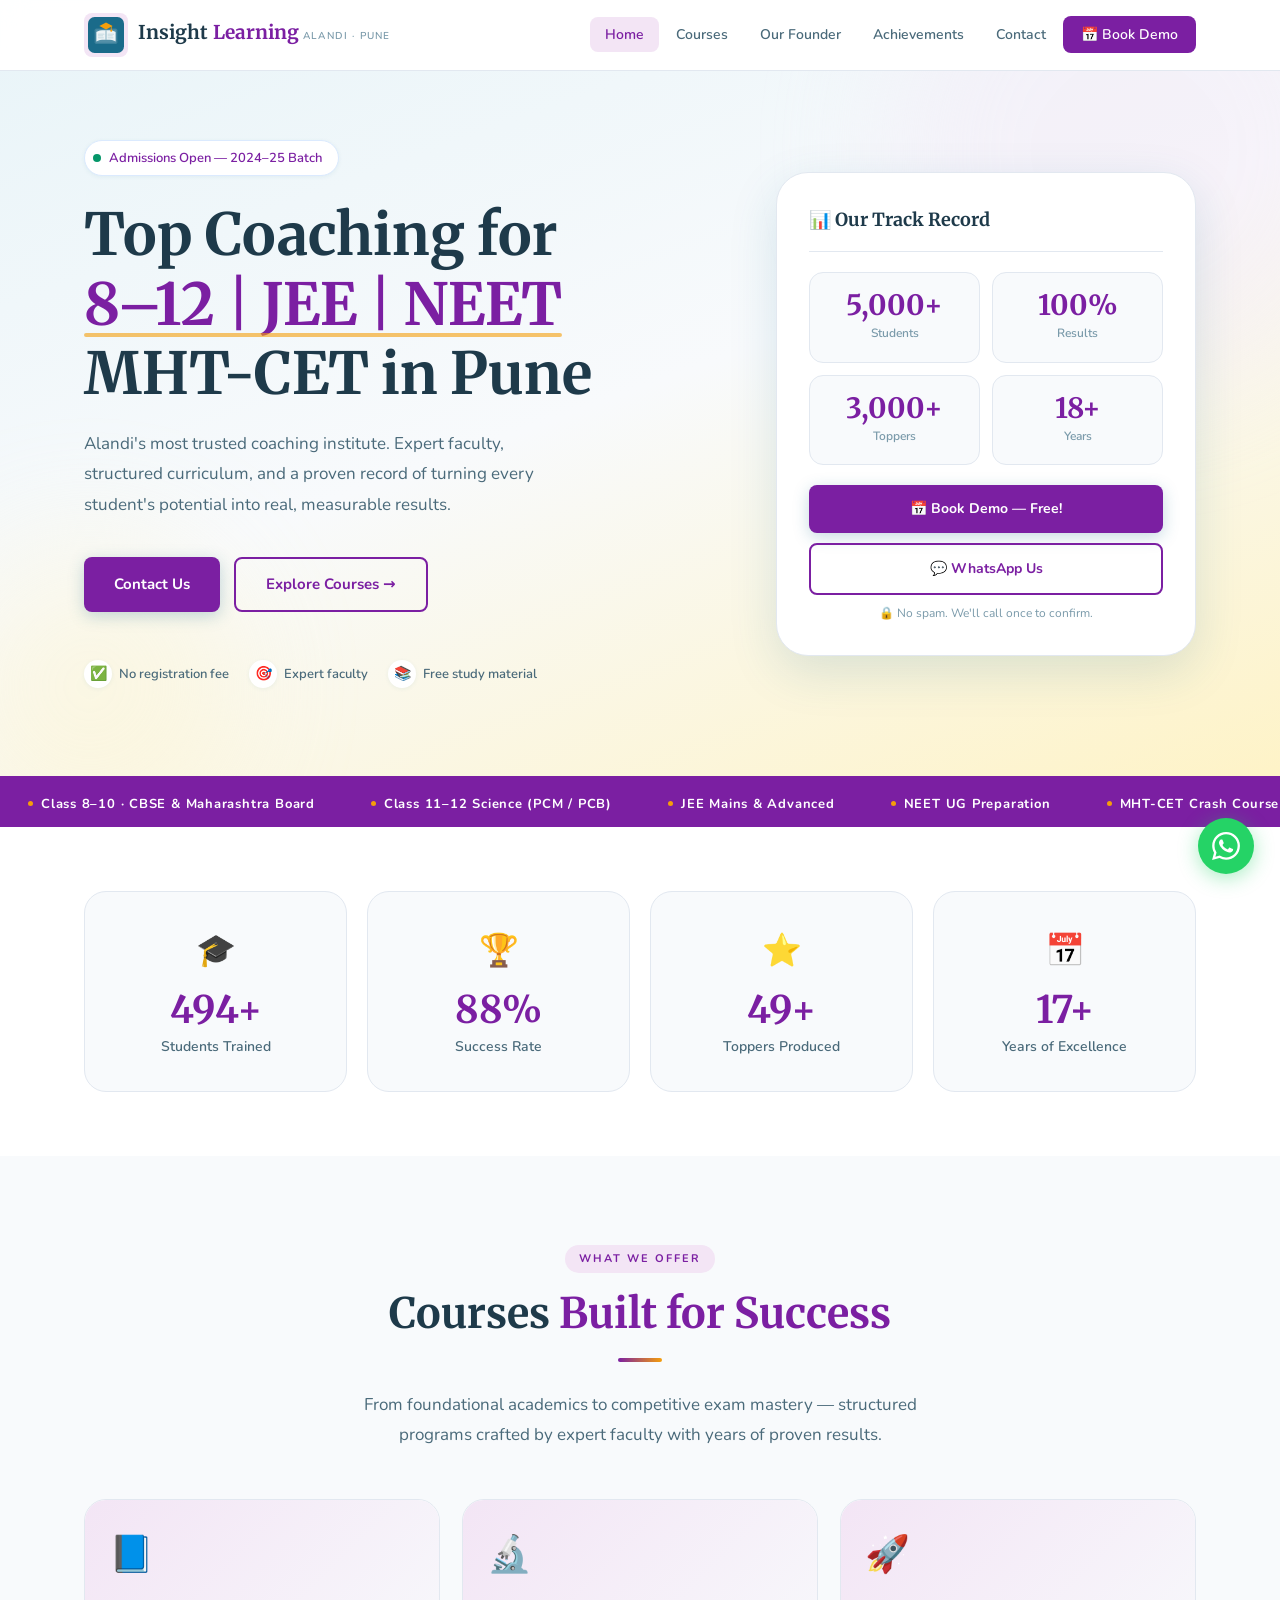
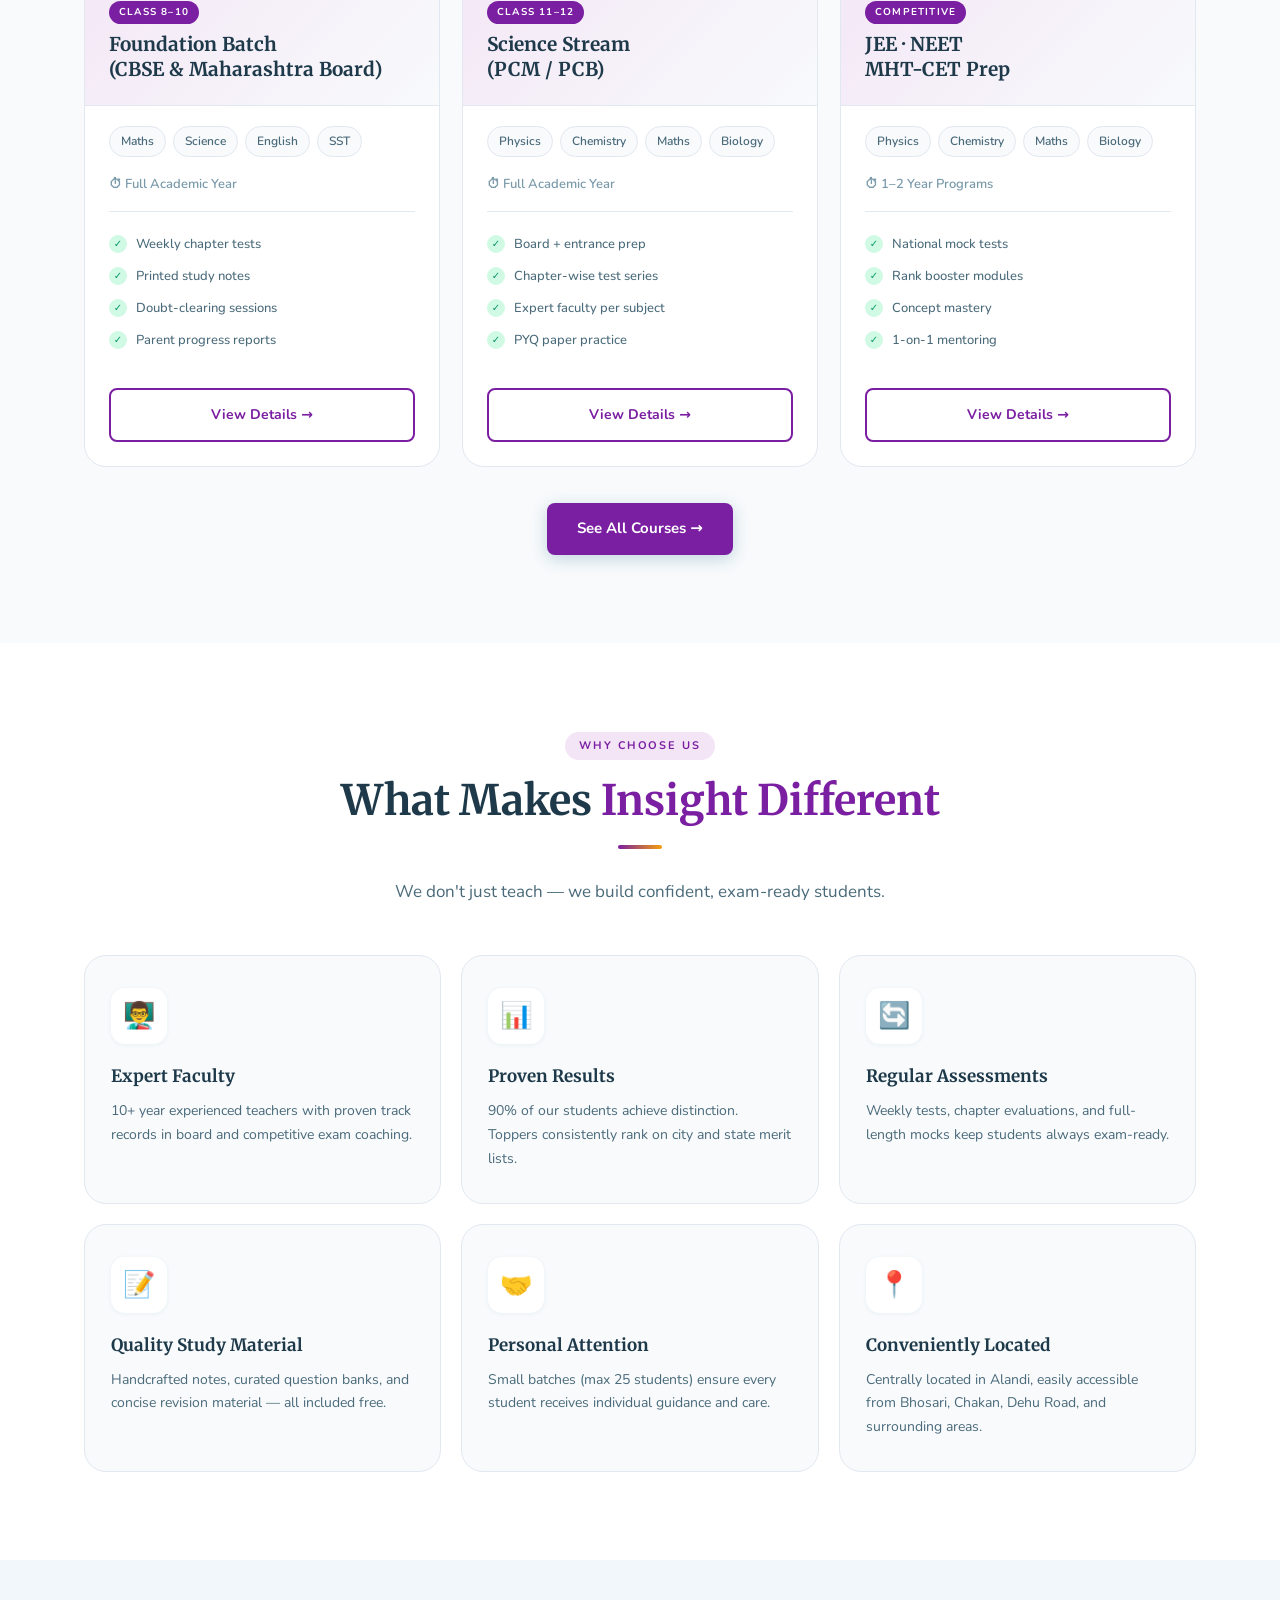
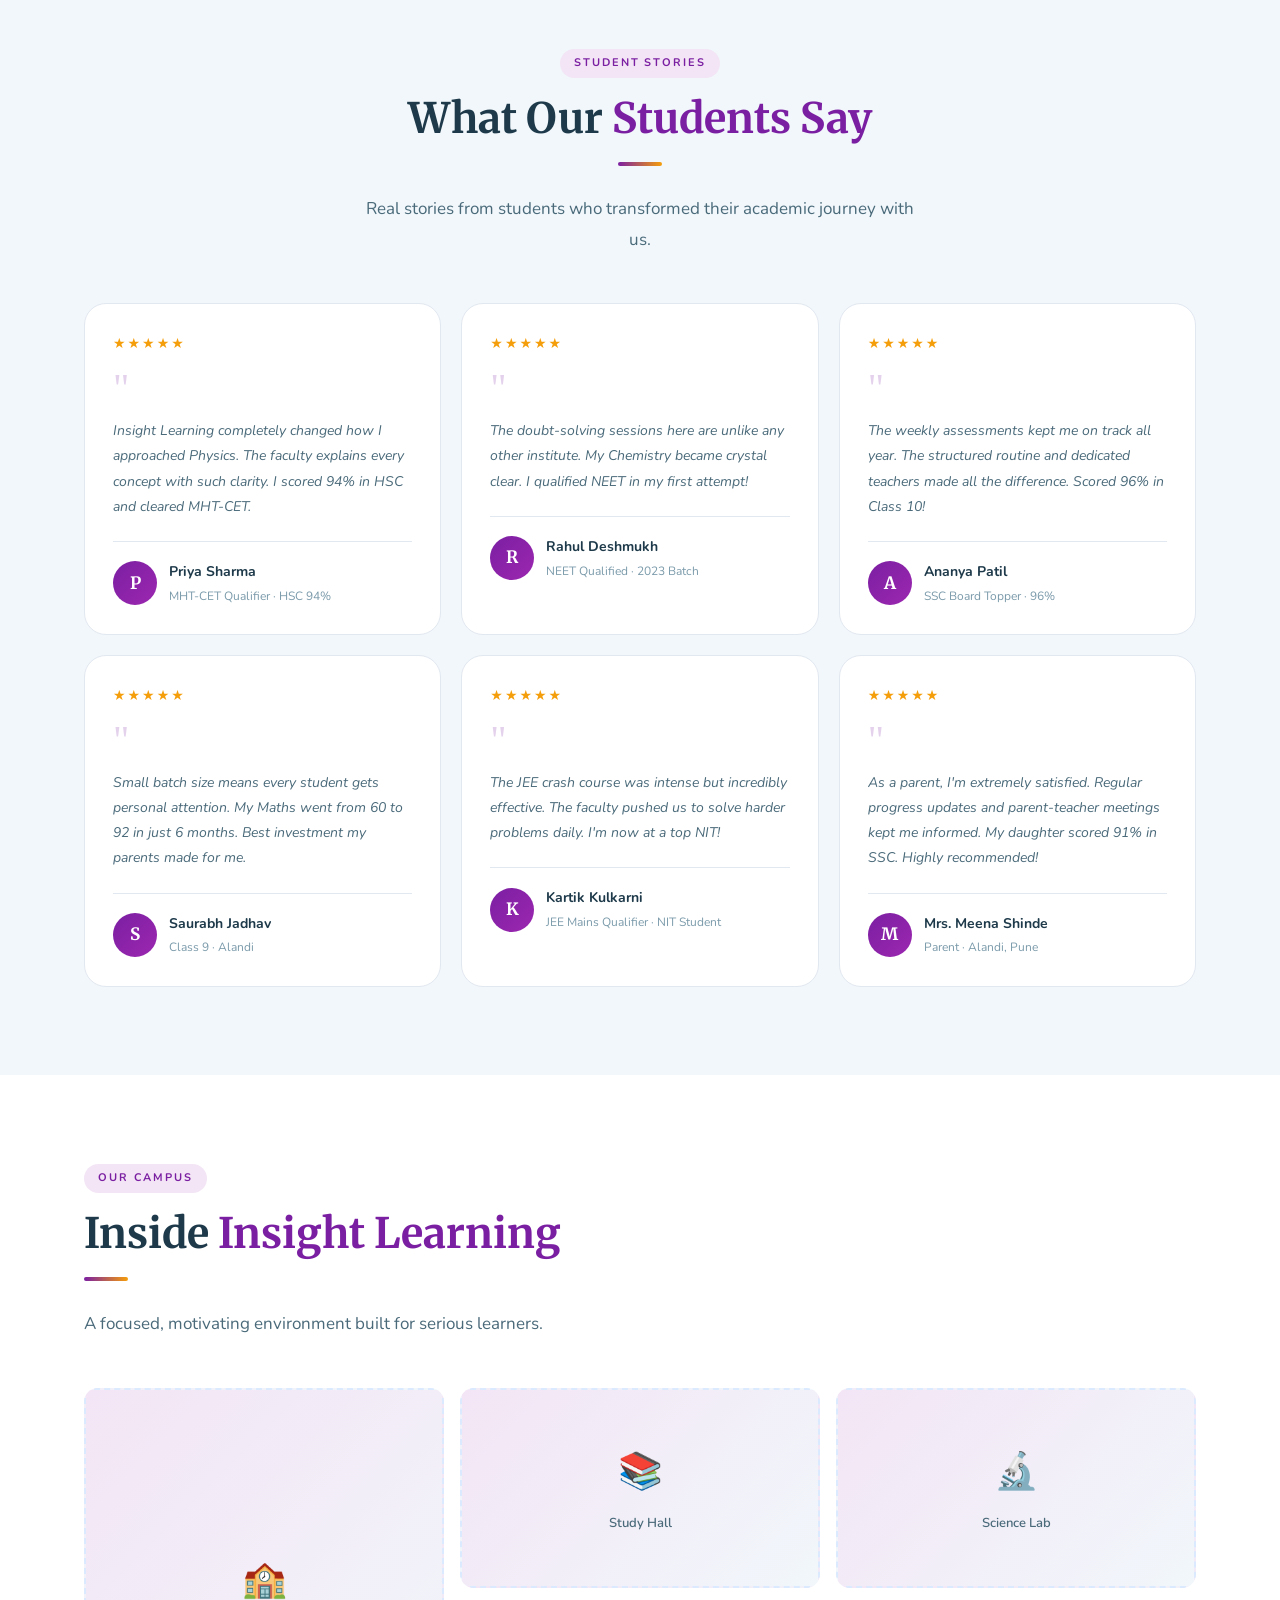
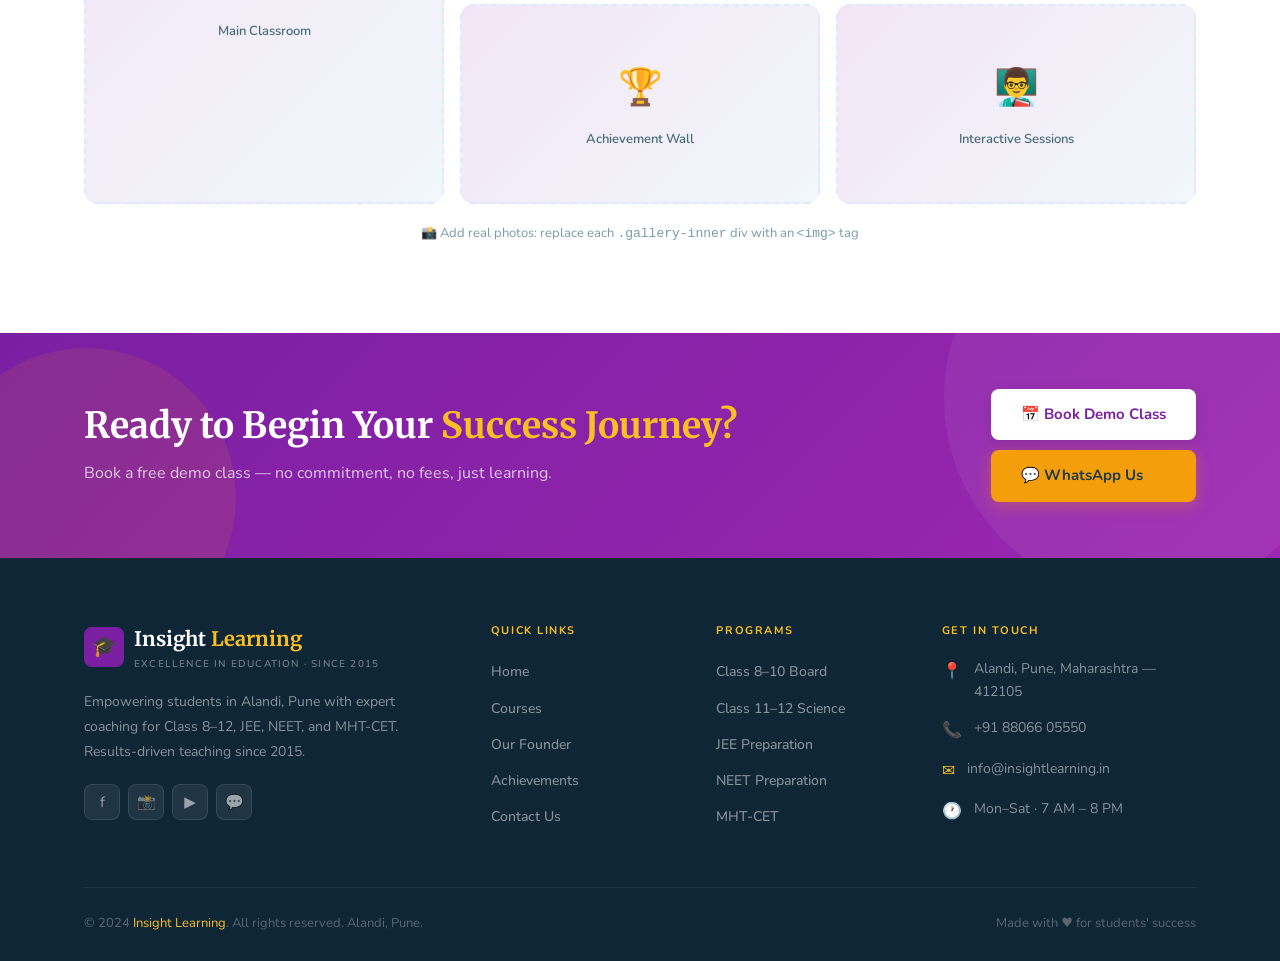
<file: index.html>
<!DOCTYPE html>
<html lang="en">
<head>
  <meta charset="UTF-8" />
  <meta name="viewport" content="width=device-width, initial-scale=1.0" />
  <meta name="description" content="Insight Learning — Top coaching institute in Alandi, Pune for Class 8–12, JEE, NEET, MHT-CET. 500+ students, 90% results. Book your free demo class today." />
  <meta name="keywords"    content="coaching institute Alandi Pune, JEE coaching Pune, NEET coaching Alandi, MHT-CET, Class 10 coaching Pune, Insight Learning" />
  <meta name="author"      content="Insight Learning, Alandi Pune" />
  <meta property="og:title"       content="Insight Learning | Top Coaching in Alandi, Pune" />
  <meta property="og:description" content="Expert coaching for Class 8–12, JEE, NEET & MHT-CET. Alandi's most trusted coaching institute." />
  <meta property="og:type"        content="website" />
  <link rel="icon" type="image/svg+xml" href="logo.svg" />
  <link rel="stylesheet" href="style.css" />
  <title>Insight Learning | Top Coaching in Alandi, Pune — JEE | NEET | MHT-CET</title>
</head>
<body>

<!-- ===== NAVBAR ===== -->
<nav class="navbar" id="navbar">
  <div class="container">
    <div class="nav-inner">
      <a href="index.html" class="nav-logo">
        <img src="logo.svg" alt="Insight Learning Logo" class="nav-logo-img"
             onerror="this.style.display='none';this.nextElementSibling.style.display='flex';" />
        <span class="nav-logo-svg" style="display:none;">🎓</span>
        <span class="nav-logo-text">
          <span class="nav-logo-name">Insight <span>Learning</span></span>
          <span class="nav-logo-tag">  Alandi · Pune</span>
        </span>
      </a>
      <ul class="nav-links">
        <li><a href="index.html"        class="nav-link active">Home</a></li>
        <li><a href="courses.html"      class="nav-link">Courses</a></li>
        <li><a href="founder.html"      class="nav-link">Our Founder</a></li>
        <li><a href="achievements.html" class="nav-link">Achievements</a></li>
        <li><a href="contact.html"      class="nav-link">Contact</a></li>
        <li><a href="contact.html"      class="nav-link nav-cta">📅 Book Demo</a></li>
      </ul>
      <button class="nav-hamburger" aria-label="Toggle menu">
        <span></span><span></span><span></span>
      </button>
    </div>
  </div>
</nav>
<div class="nav-mobile">
  <a href="index.html"        class="nav-link">Home</a>
  <a href="courses.html"      class="nav-link">Courses</a>
  <a href="founder.html"      class="nav-link">Our Founder</a>
  <a href="achievements.html" class="nav-link">Achievements</a>
  <a href="contact.html"      class="nav-link">Contact</a>
  <a href="contact.html"      class="nav-link nav-cta">📅 Book Demo Class — Free!</a>
</div>


<!-- ===== HERO ===== -->
<section class="hero">
  <div class="hero-blob hero-blob-1"></div>
  <div class="hero-blob hero-blob-2"></div>
  <div class="container">
    <div class="hero-inner">

      <!-- Left content -->
      <div>
        <div class="hero-badge">
          <span class="hero-badge-dot"></span>
          Admissions Open — 2024–25 Batch
        </div>

        <h1 class="hero-title">
          Top Coaching for<br>
          <span class="highlight">8–12 | JEE | NEET</span><br>
          MHT-CET in Pune
        </h1>

        <p class="hero-subtitle">
          Alandi's most trusted coaching institute. Expert faculty, structured
          curriculum, and a proven record of turning every student's potential
          into real, measurable results.
        </p>

        <div class="hero-actions">
          <a href="contact.html" class="btn btn-primary">Contact Us</a>
          <a href="courses.html" class="btn btn-outline">Explore Courses →</a>
        </div>

        <div class="hero-trust">
          <div class="hero-trust-item">
            <span class="hero-trust-icon">✅</span> No registration fee
          </div>
          <div class="hero-trust-item">
            <span class="hero-trust-icon">🎯</span> Expert faculty
          </div>
          <div class="hero-trust-item">
            <span class="hero-trust-icon">📚</span> Free study material
          </div>
        </div>
      </div>

      <!-- Right card -->
      <div class="hero-card fade-up">
        <div class="hero-card-title">📊 Our Track Record</div>
        <div class="hero-stat-row">
          <div class="hero-stat-box">
            <div class="hero-stat-num" data-count="5000" data-suffix="+">5000+</div>
            <div class="hero-stat-label">Students</div>
          </div>
          <div class="hero-stat-box">
            <div class="hero-stat-num" data-count="100" data-suffix="%">100%</div>
            <div class="hero-stat-label">Results</div>
          </div>
          <div class="hero-stat-box">
            <div class="hero-stat-num" data-count="3000" data-suffix="+">3000+</div>
            <div class="hero-stat-label">Toppers</div>
          </div>
          <div class="hero-stat-box">
            <div class="hero-stat-num" data-count="18" data-suffix="+">18+</div>
            <div class="hero-stat-label">Years</div>
          </div>
        </div>
        <div class="hero-card-cta">
          <a href="contact.html" class="btn btn-primary">📅 Book Demo — Free!</a>
          <a href="https://wa.me/918806605550" class="btn btn-outline" target="_blank">💬 WhatsApp Us</a>
        </div>
        <p class="hero-card-note">🔒 No spam. We'll call once to confirm.</p>
      </div>

    </div>
  </div>
</section>


<!-- ===== TICKER ===== -->
<div class="ticker" aria-hidden="true">
  <div class="ticker-inner">
    <!-- Duplicate items for seamless loop -->
    <span class="ticker-item"><span class="ticker-dot"></span> Class 8–10 · CBSE & Maharashtra Board</span>
    <span class="ticker-item"><span class="ticker-dot"></span> Class 11–12 Science (PCM / PCB)</span>
    <span class="ticker-item"><span class="ticker-dot"></span> JEE Mains & Advanced</span>
    <span class="ticker-item"><span class="ticker-dot"></span> NEET UG Preparation</span>
    <span class="ticker-item"><span class="ticker-dot"></span> MHT-CET Crash Course</span>
    <span class="ticker-item"><span class="ticker-dot"></span> Doubt Solving Sessions</span>
    <span class="ticker-item"><span class="ticker-dot"></span> Weekly Mock Tests</span>
    <span class="ticker-item"><span class="ticker-dot"></span> Free Study Material</span>
    <!-- Duplicate for seamless -->
    <span class="ticker-item"><span class="ticker-dot"></span> Class 8–10 · CBSE & Maharashtra Board</span>
    <span class="ticker-item"><span class="ticker-dot"></span> Class 11–12 Science (PCM / PCB)</span>
    <span class="ticker-item"><span class="ticker-dot"></span> JEE Mains & Advanced</span>
    <span class="ticker-item"><span class="ticker-dot"></span> NEET UG Preparation</span>
    <span class="ticker-item"><span class="ticker-dot"></span> MHT-CET Crash Course</span>
    <span class="ticker-item"><span class="ticker-dot"></span> Doubt Solving Sessions</span>
    <span class="ticker-item"><span class="ticker-dot"></span> Weekly Mock Tests</span>
    <span class="ticker-item"><span class="ticker-dot"></span> Free Study Material</span>
  </div>
</div>


<!-- ===== STATS ===== -->
<section class="stats-section">
  <div class="container">
    <div class="stats-grid">
      <div class="stat-card fade-up d1">
        <div class="stat-icon">🎓</div>
        <div class="stat-num" data-count="500" data-suffix="+">500+</div>
        <div class="stat-label">Students Trained</div>
      </div>
      <div class="stat-card fade-up d2">
        <div class="stat-icon">🏆</div>
        <div class="stat-num" data-count="90" data-suffix="%">90%</div>
        <div class="stat-label">Success Rate</div>
      </div>
      <div class="stat-card fade-up d3">
        <div class="stat-icon">⭐</div>
        <div class="stat-num" data-count="50" data-suffix="+">50+</div>
        <div class="stat-label">Toppers Produced</div>
      </div>
      <div class="stat-card fade-up d4">
        <div class="stat-icon">📅</div>
        <div class="stat-num" data-count="18" data-suffix="+">18+</div>
        <div class="stat-label">Years of Excellence</div>
      </div>
    </div>
  </div>
</section>


<!-- ===== COURSES PREVIEW ===== -->
<section class="courses-section section">
  <div class="container">
    <div class="text-center fade-up">
      <span class="section-label">What We Offer</span>
      <h2 class="section-title">Courses <span>Built for Success</span></h2>
      <div class="divider"></div>
      <p class="section-sub">
        From foundational academics to competitive exam mastery — structured
        programs crafted by expert faculty with years of proven results.
      </p>
    </div>

    <div class="courses-grid">

      <div class="course-card fade-up d1">
        <div class="course-card-top">
          <div class="course-emoji">📘</div>
          <div class="course-tag">Class 8–10</div>
          <h3>Foundation Batch<br>(CBSE & Maharashtra Board)</h3>
        </div>
        <div class="course-card-body">
          <div class="course-chips">
            <span class="chip">Maths</span>
            <span class="chip">Science</span>
            <span class="chip">English</span>
            <span class="chip">SST</span>
          </div>
          <div class="course-duration">⏱ Full Academic Year</div>
          <div class="course-features">
            <div class="cf-item"><span class="cf-check">✓</span> Weekly chapter tests</div>
            <div class="cf-item"><span class="cf-check">✓</span> Printed study notes</div>
            <div class="cf-item"><span class="cf-check">✓</span> Doubt-clearing sessions</div>
            <div class="cf-item"><span class="cf-check">✓</span> Parent progress reports</div>
          </div>
        </div>
        <div class="course-card-foot">
          <a href="courses.html" class="btn btn-outline">View Details →</a>
        </div>
      </div>

      <div class="course-card fade-up d2">
        <div class="course-card-top">
          <div class="course-emoji">🔬</div>
          <div class="course-tag">Class 11–12</div>
          <h3>Science Stream<br>(PCM / PCB)</h3>
        </div>
        <div class="course-card-body">
          <div class="course-chips">
            <span class="chip">Physics</span>
            <span class="chip">Chemistry</span>
            <span class="chip">Maths</span>
            <span class="chip">Biology</span>
          </div>
          <div class="course-duration">⏱ Full Academic Year</div>
          <div class="course-features">
            <div class="cf-item"><span class="cf-check">✓</span> Board + entrance prep</div>
            <div class="cf-item"><span class="cf-check">✓</span> Chapter-wise test series</div>
            <div class="cf-item"><span class="cf-check">✓</span> Expert faculty per subject</div>
            <div class="cf-item"><span class="cf-check">✓</span> PYQ paper practice</div>
          </div>
        </div>
        <div class="course-card-foot">
          <a href="courses.html" class="btn btn-outline">View Details →</a>
        </div>
      </div>

      <div class="course-card fade-up d3">
        <div class="course-card-top">
          <div class="course-emoji">🚀</div>
          <div class="course-tag">Competitive</div>
          <h3>JEE · NEET<br>MHT-CET Prep</h3>
        </div>
        <div class="course-card-body">
          <div class="course-chips">
            <span class="chip">Physics</span>
            <span class="chip">Chemistry</span>
            <span class="chip">Maths</span>
            <span class="chip">Biology</span>
          </div>
          <div class="course-duration">⏱ 1–2 Year Programs</div>
          <div class="course-features">
            <div class="cf-item"><span class="cf-check">✓</span> National mock tests</div>
            <div class="cf-item"><span class="cf-check">✓</span> Rank booster modules</div>
            <div class="cf-item"><span class="cf-check">✓</span> Concept mastery</div>
            <div class="cf-item"><span class="cf-check">✓</span> 1-on-1 mentoring</div>
          </div>
        </div>
        <div class="course-card-foot">
          <a href="courses.html" class="btn btn-outline">View Details →</a>
        </div>
      </div>

    </div>

    <div class="text-center" style="margin-top:36px;">
      <a href="courses.html" class="btn btn-primary fade-up">See All Courses →</a>
    </div>
  </div>
</section>


<!-- ===== WHY US ===== -->
<section class="why-section section">
  <div class="container">
    <div class="text-center fade-up">
      <span class="section-label">Why Choose Us</span>
      <h2 class="section-title">What Makes <span>Insight Different</span></h2>
      <div class="divider"></div>
      <p class="section-sub">We don't just teach — we build confident, exam-ready students.</p>
    </div>
    <div class="why-grid">
      <div class="why-card fade-up d1">
        <div class="why-icon-wrap">👨‍🏫</div>
        <h4>Expert Faculty</h4>
        <p>10+ year experienced teachers with proven track records in board and competitive exam coaching.</p>
      </div>
      <div class="why-card fade-up d2">
        <div class="why-icon-wrap">📊</div>
        <h4>Proven Results</h4>
        <p>90% of our students achieve distinction. Toppers consistently rank on city and state merit lists.</p>
      </div>
      <div class="why-card fade-up d3">
        <div class="why-icon-wrap">🔄</div>
        <h4>Regular Assessments</h4>
        <p>Weekly tests, chapter evaluations, and full-length mocks keep students always exam-ready.</p>
      </div>
      <div class="why-card fade-up d1">
        <div class="why-icon-wrap">📝</div>
        <h4>Quality Study Material</h4>
        <p>Handcrafted notes, curated question banks, and concise revision material — all included free.</p>
      </div>
      <div class="why-card fade-up d2">
        <div class="why-icon-wrap">🤝</div>
        <h4>Personal Attention</h4>
        <p>Small batches (max 25 students) ensure every student receives individual guidance and care.</p>
      </div>
      <div class="why-card fade-up d3">
        <div class="why-icon-wrap">📍</div>
        <h4>Conveniently Located</h4>
        <p>Centrally located in Alandi, easily accessible from Bhosari, Chakan, Dehu Road, and surrounding areas.</p>
      </div>
    </div>
  </div>
</section>


<!-- ===== TESTIMONIALS ===== -->
<section class="testimonials-section section">
  <div class="container">
    <div class="text-center fade-up">
      <span class="section-label">Student Stories</span>
      <h2 class="section-title">What Our <span>Students Say</span></h2>
      <div class="divider"></div>
      <p class="section-sub">Real stories from students who transformed their academic journey with us.</p>
    </div>

    <div class="testimonials-grid">

      <div class="tcard fade-up d1">
        <div class="tcard-stars">★★★★★</div>
        <div class="tcard-quote">"</div>
        <p class="tcard-text">Insight Learning completely changed how I approached Physics. The faculty explains every concept with such clarity. I scored 94% in HSC and cleared MHT-CET.</p>
        <div class="tcard-author">
          <div class="tcard-avatar">P</div>
          <div>
            <div class="tcard-name">Priya Sharma</div>
            <div class="tcard-meta">MHT-CET Qualifier · HSC 94%</div>
          </div>
        </div>
      </div>

      <div class="tcard fade-up d2">
        <div class="tcard-stars">★★★★★</div>
        <div class="tcard-quote">"</div>
        <p class="tcard-text">The doubt-solving sessions here are unlike any other institute. My Chemistry became crystal clear. I qualified NEET in my first attempt!</p>
        <div class="tcard-author">
          <div class="tcard-avatar">R</div>
          <div>
            <div class="tcard-name">Rahul Deshmukh</div>
            <div class="tcard-meta">NEET Qualified · 2023 Batch</div>
          </div>
        </div>
      </div>

      <div class="tcard fade-up d3">
        <div class="tcard-stars">★★★★★</div>
        <div class="tcard-quote">"</div>
        <p class="tcard-text">The weekly assessments kept me on track all year. The structured routine and dedicated teachers made all the difference. Scored 96% in Class 10!</p>
        <div class="tcard-author">
          <div class="tcard-avatar">A</div>
          <div>
            <div class="tcard-name">Ananya Patil</div>
            <div class="tcard-meta">SSC Board Topper · 96%</div>
          </div>
        </div>
      </div>

      <div class="tcard fade-up d1">
        <div class="tcard-stars">★★★★★</div>
        <div class="tcard-quote">"</div>
        <p class="tcard-text">Small batch size means every student gets personal attention. My Maths went from 60 to 92 in just 6 months. Best investment my parents made for me.</p>
        <div class="tcard-author">
          <div class="tcard-avatar">S</div>
          <div>
            <div class="tcard-name">Saurabh Jadhav</div>
            <div class="tcard-meta">Class 9 · Alandi</div>
          </div>
        </div>
      </div>

      <div class="tcard fade-up d2">
        <div class="tcard-stars">★★★★★</div>
        <div class="tcard-quote">"</div>
        <p class="tcard-text">The JEE crash course was intense but incredibly effective. The faculty pushed us to solve harder problems daily. I'm now at a top NIT!</p>
        <div class="tcard-author">
          <div class="tcard-avatar">K</div>
          <div>
            <div class="tcard-name">Kartik Kulkarni</div>
            <div class="tcard-meta">JEE Mains Qualifier · NIT Student</div>
          </div>
        </div>
      </div>

      <div class="tcard fade-up d3">
        <div class="tcard-stars">★★★★★</div>
        <div class="tcard-quote">"</div>
        <p class="tcard-text">As a parent, I'm extremely satisfied. Regular progress updates and parent-teacher meetings kept me informed. My daughter scored 91% in SSC. Highly recommended!</p>
        <div class="tcard-author">
          <div class="tcard-avatar">M</div>
          <div>
            <div class="tcard-name">Mrs. Meena Shinde</div>
            <div class="tcard-meta">Parent · Alandi, Pune</div>
          </div>
        </div>
      </div>

    </div>
  </div>
</section>


<!-- ===== GALLERY ===== -->
<section class="gallery-section section">
  <div class="container">
    <div class="fade-up">
      <span class="section-label">Our Campus</span>
      <h2 class="section-title">Inside <span>Insight Learning</span></h2>
      <div class="divider"></div>
      <p class="section-sub">A focused, motivating environment built for serious learners.</p>
    </div>

    <div class="gallery-grid fade-up">
      <div class="gallery-item">
        <div class="gallery-inner">
          <span class="gallery-emoji">🏫</span>
          <span class="gallery-label">Main Classroom</span>
        </div>
      </div>
      <div class="gallery-item">
        <div class="gallery-inner">
          <span class="gallery-emoji">📚</span>
          <span class="gallery-label">Study Hall</span>
        </div>
      </div>
      <div class="gallery-item">
        <div class="gallery-inner">
          <span class="gallery-emoji">🔬</span>
          <span class="gallery-label">Science Lab</span>
        </div>
      </div>
      <div class="gallery-item">
        <div class="gallery-inner">
          <span class="gallery-emoji">🏆</span>
          <span class="gallery-label">Achievement Wall</span>
        </div>
      </div>
      <div class="gallery-item">
        <div class="gallery-inner">
          <span class="gallery-emoji">👨‍🏫</span>
          <span class="gallery-label">Interactive Sessions</span>
        </div>
      </div>
    </div>

    <p class="text-center" style="margin-top:18px; font-size:13px; color:var(--text-soft);">
      📸 Add real photos: replace each <code>.gallery-inner</code> div with an <code>&lt;img&gt;</code> tag
    </p>
  </div>
</section>


<!-- ===== CTA ===== -->
<section class="cta-section section-sm">
  <div class="container">
    <div class="cta-inner fade-up">
      <div>
        <h2 class="cta-title">Ready to Begin Your <span>Success Journey?</span></h2>
        <p class="cta-sub">Book a free demo class — no commitment, no fees, just learning.</p>
      </div>
      <div class="cta-btns">
        <a href="contact.html" class="btn btn-white">📅 Book Demo Class</a>
        <a href="https://wa.me/918806605550" class="btn btn-accent" target="_blank">💬 WhatsApp Us</a>
      </div>
    </div>
  </div>
</section>


<!-- ===== FOOTER ===== -->
<footer class="footer">
  <div class="container">
    <div class="footer-grid">
      <div>
        <div class="footer-logo">
          <span class="footer-logo-svg">🎓</span>
          <div>
            <div class="footer-logo-name">Insight <span>Learning</span></div>
            <div class="footer-logo-tag">Excellence in Education · Since 2015</div>
          </div>
        </div>
        <p class="footer-desc">Empowering students in Alandi, Pune with expert coaching for Class 8–12, JEE, NEET, and MHT-CET. Results-driven teaching since 2015.</p>
        <div class="footer-socials">
          <a href="#" class="footer-social">f</a>
          <a href="#" class="footer-social">📸</a>
          <a href="#" class="footer-social">▶</a>
          <a href="https://wa.me/918806605550" class="footer-social">💬</a>
        </div>
      </div>
      <div>
        <p class="footer-heading">Quick Links</p>
        <ul class="footer-links">
          <li><a href="index.html">Home</a></li>
          <li><a href="courses.html">Courses</a></li>
          <li><a href="founder.html">Our Founder</a></li>
          <li><a href="achievements.html">Achievements</a></li>
          <li><a href="contact.html">Contact Us</a></li>
        </ul>
      </div>
      <div>
        <p class="footer-heading">Programs</p>
        <ul class="footer-links">
          <li><a href="courses.html">Class 8–10 Board</a></li>
          <li><a href="courses.html">Class 11–12 Science</a></li>
          <li><a href="courses.html">JEE Preparation</a></li>
          <li><a href="courses.html">NEET Preparation</a></li>
          <li><a href="courses.html">MHT-CET</a></li>
        </ul>
      </div>
      <div>
        <p class="footer-heading">Get In Touch</p>
        <div class="footer-contact-row"><span class="footer-ci">📍</span><span>Alandi, Pune, Maharashtra — 412105</span></div>
        <div class="footer-contact-row"><span class="footer-ci">📞</span><span><a href="tel:+918806605550" style="color:inherit">+91 88066 05550</a></span></div>
        <div class="footer-contact-row"><span class="footer-ci">✉️</span><span>info@insightlearning.in</span></div>
        <div class="footer-contact-row"><span class="footer-ci">🕐</span><span>Mon–Sat · 7 AM – 8 PM</span></div>
      </div>
    </div>
    <div class="footer-bottom">
      <p class="footer-copy">© 2024 <a href="index.html">Insight Learning</a>. All rights reserved. Alandi, Pune.</p>
      <p class="footer-copy">Made with ♥ for students' success</p>
    </div>
  </div>
</footer>


<!-- WhatsApp -->
<a href="https://wa.me/918806605550" class="wa-btn" target="_blank" rel="noopener noreferrer" aria-label="WhatsApp">
  <span class="wa-tooltip">Chat with us!</span>
  <svg viewBox="0 0 24 24"><path d="M17.472 14.382c-.297-.149-1.758-.867-2.03-.967-.273-.099-.471-.148-.67.15-.197.297-.767.966-.94 1.164-.173.199-.347.223-.644.075-.297-.15-1.255-.463-2.39-1.475-.883-.788-1.48-1.761-1.653-2.059-.173-.297-.018-.458.13-.606.134-.133.298-.347.446-.52.149-.174.198-.298.298-.497.099-.198.05-.371-.025-.52-.075-.149-.669-1.612-.916-2.207-.242-.579-.487-.5-.669-.51-.173-.008-.371-.01-.57-.01-.198 0-.52.074-.792.372-.272.297-1.04 1.016-1.04 2.479 0 1.462 1.065 2.875 1.213 3.074.149.198 2.096 3.2 5.077 4.487.709.306 1.262.489 1.694.625.712.227 1.36.195 1.871.118.571-.085 1.758-.719 2.006-1.413.248-.694.248-1.289.173-1.413-.074-.124-.272-.198-.57-.347m-5.421 7.403h-.004a9.87 9.87 0 01-5.031-1.378l-.361-.214-3.741.982.998-3.648-.235-.374a9.86 9.86 0 01-1.51-5.26c.001-5.45 4.436-9.884 9.888-9.884 2.64 0 5.122 1.03 6.988 2.898a9.825 9.825 0 012.893 6.994c-.003 5.45-4.437 9.884-9.885 9.884m8.413-18.297A11.815 11.815 0 0012.05 0C5.495 0 .16 5.335.157 11.892c0 2.096.547 4.142 1.588 5.945L.057 24l6.305-1.654a11.882 11.882 0 005.683 1.448h.005c6.554 0 11.89-5.335 11.893-11.893a11.821 11.821 0 00-3.48-8.413Z"/></svg>
</a>

<script src="main.js"></script>
</body>
</html>
</file>
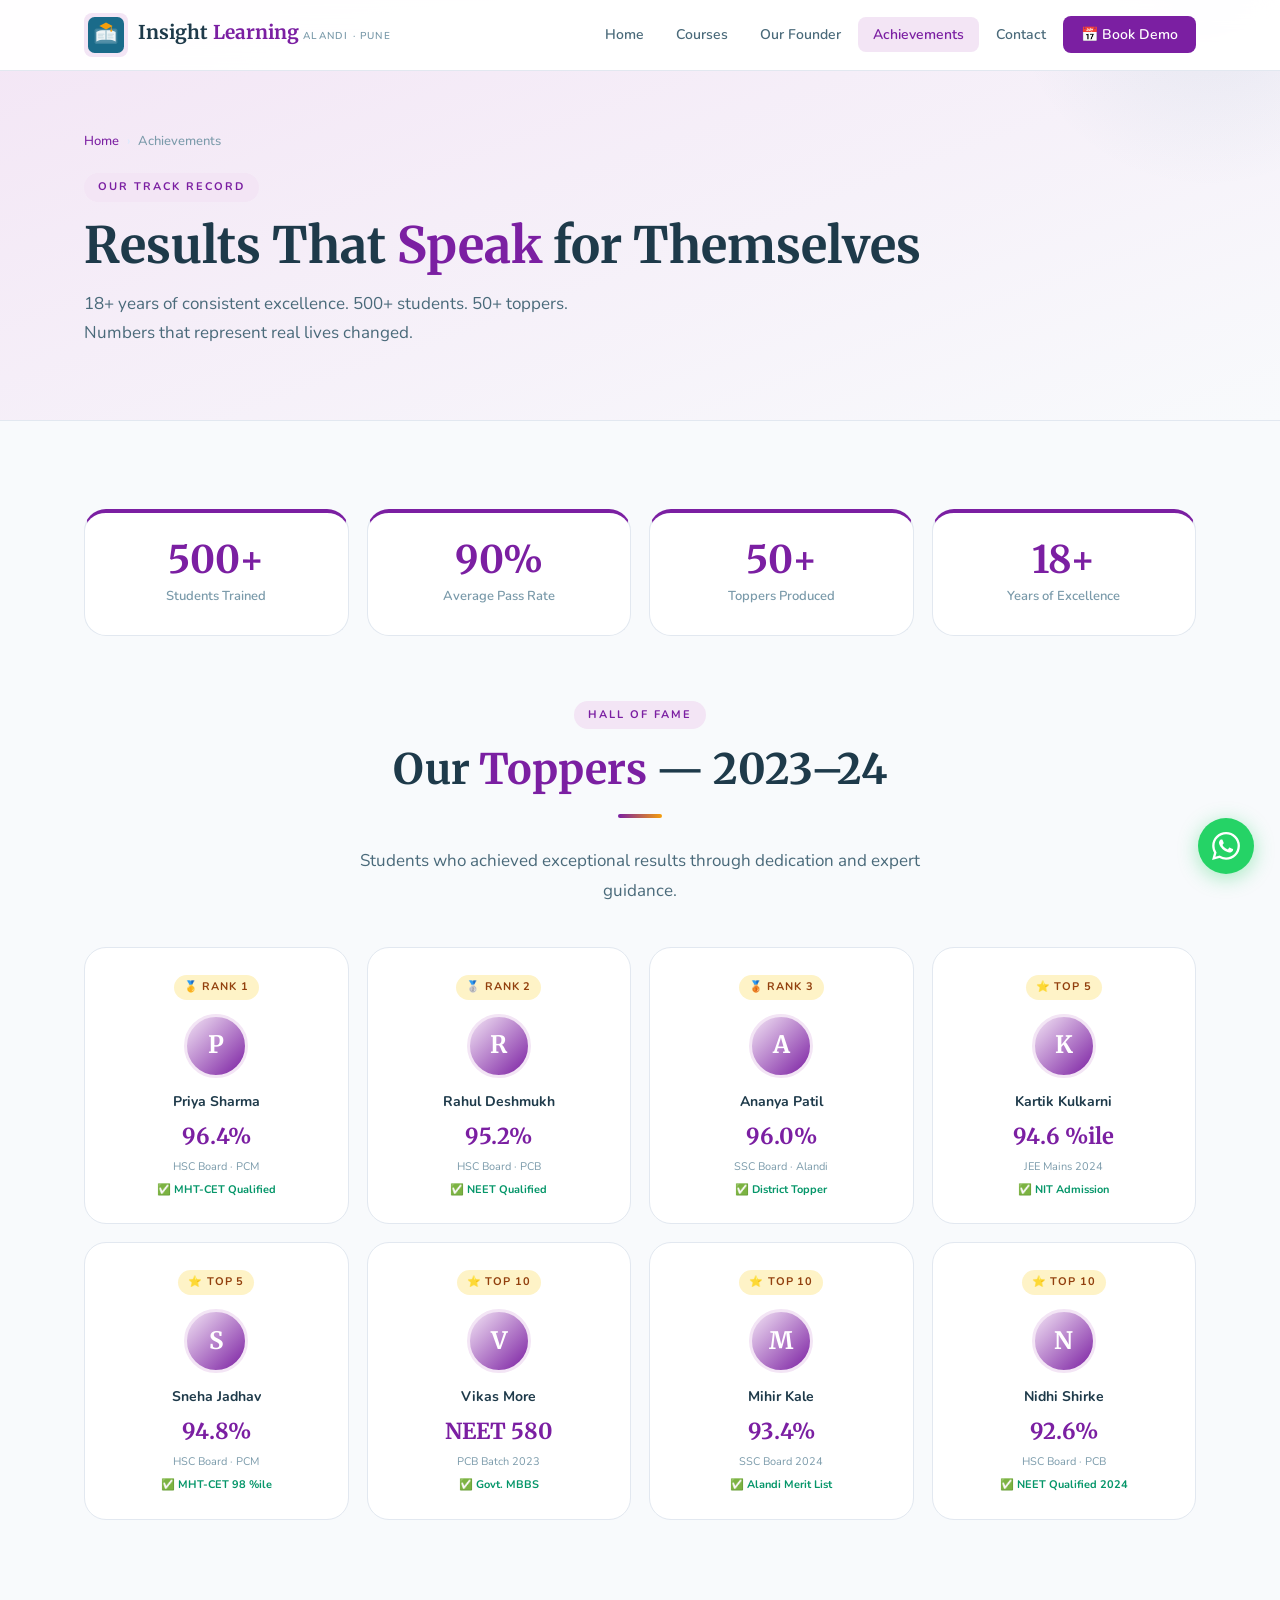
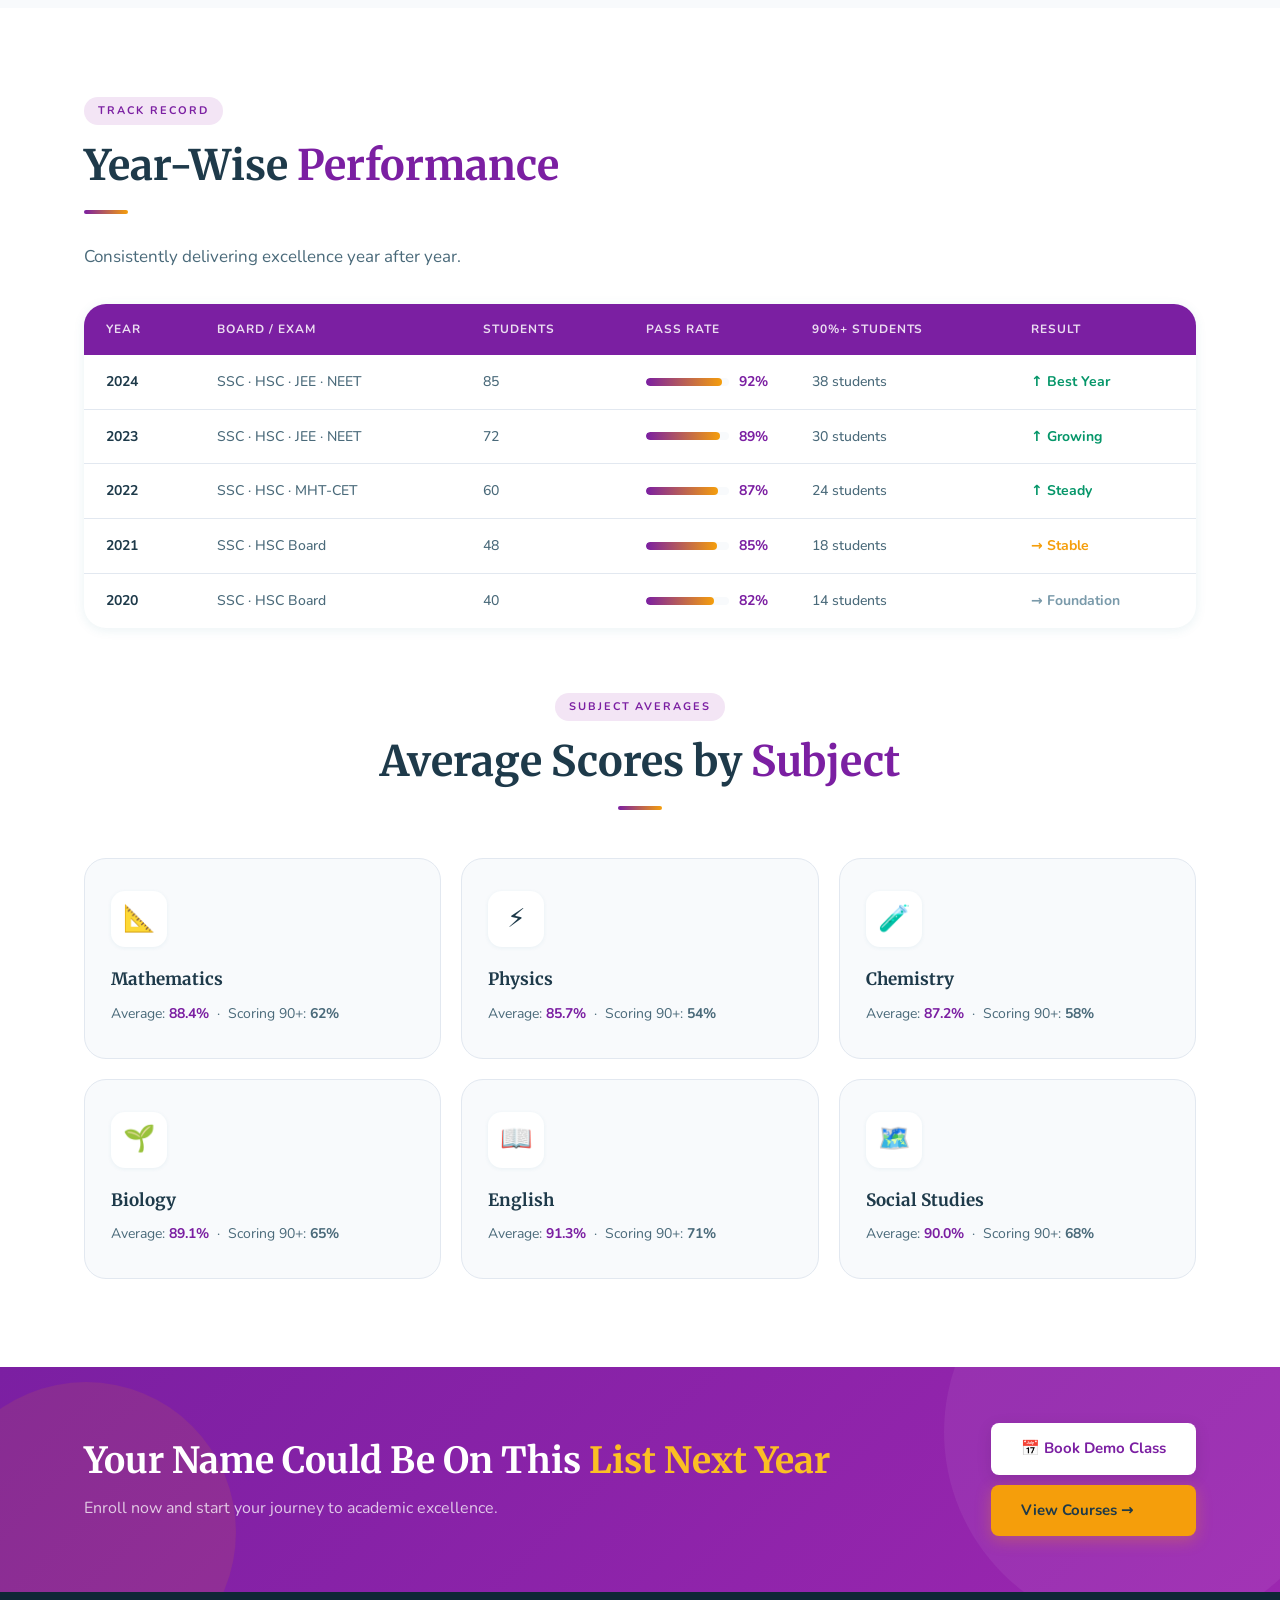
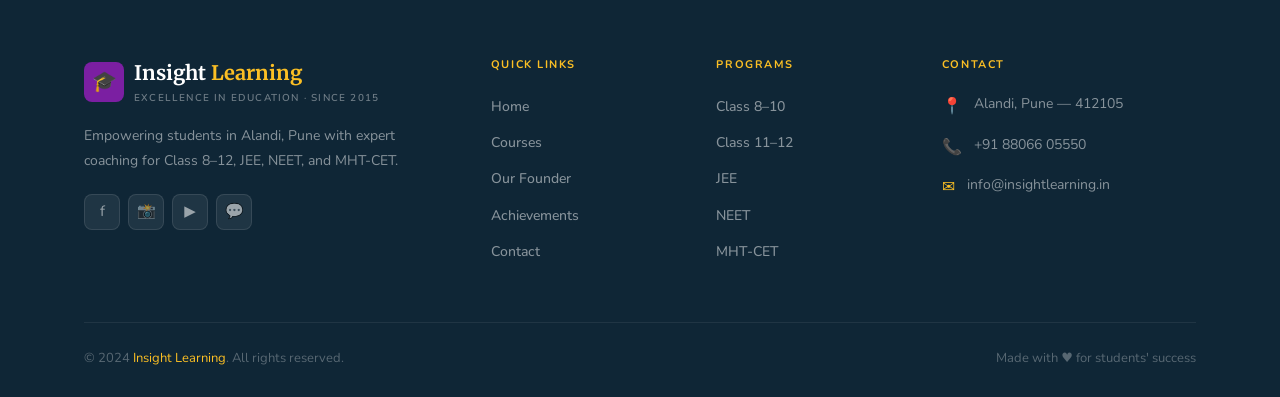
<file: achievements.html>
<!DOCTYPE html>
<html lang="en">
<head>
  <meta charset="UTF-8" />
  <meta name="viewport" content="width=device-width, initial-scale=1.0" />
  <meta name="description" content="Insight Learning achievements — 500+ students, 50+ toppers, 90% results. Year-wise performance, student success stories, Alandi Pune." />
  <link rel="icon" type="image/svg+xml" href="logo.svg" />
  <link rel="stylesheet" href="style.css" />
  <title>Achievements | Insight Learning — Alandi, Pune</title>
</head>
<body>

<!-- NAVBAR -->
<nav class="navbar" id="navbar">
  <div class="container"><div class="nav-inner">
    <a href="index.html" class="nav-logo">
      <img src="logo.svg" alt="Insight Learning Logo" class="nav-logo-img" onerror="this.style.display='none';this.nextElementSibling.style.display='flex';"/>
      <span class="nav-logo-svg" style="display:none;">🎓</span>
      <span class="nav-logo-text"><span class="nav-logo-name">Insight <span>Learning</span></span><span class="nav-logo-tag">  Alandi · Pune</span></span>
    </a>
    <ul class="nav-links">
      <li><a href="index.html"        class="nav-link">Home</a></li>
      <li><a href="courses.html"      class="nav-link">Courses</a></li>
      <li><a href="founder.html"      class="nav-link">Our Founder</a></li>
      <li><a href="achievements.html" class="nav-link active">Achievements</a></li>
      <li><a href="contact.html"      class="nav-link">Contact</a></li>
      <li><a href="contact.html"      class="nav-link nav-cta">📅 Book Demo</a></li>
    </ul>
    <button class="nav-hamburger" aria-label="Toggle menu"><span></span><span></span><span></span></button>
  </div></div>
</nav>
<div class="nav-mobile">
  <a href="index.html"        class="nav-link">Home</a>
  <a href="courses.html"      class="nav-link">Courses</a>
  <a href="founder.html"      class="nav-link">Our Founder</a>
  <a href="achievements.html" class="nav-link">Achievements</a>
  <a href="contact.html"      class="nav-link">Contact</a>
  <a href="contact.html"      class="nav-link nav-cta">📅 Book Demo Class — Free!</a>
</div>

<!-- PAGE HERO -->
<section class="page-hero">
  <div class="container"><div class="page-hero-inner">
    <div class="breadcrumb"><a href="index.html">Home</a><span class="breadcrumb-sep">›</span><span>Achievements</span></div>
    <span class="section-label">Our Track Record</span>
    <h1>Results That <span>Speak</span> for Themselves</h1>
    <p>18+ years of consistent excellence. 500+ students. 50+ toppers. Numbers that represent real lives changed.</p>
  </div></div>
</section>


<!-- ACH STATS + TOPPERS -->
<section class="section" style="background:var(--bg);">
  <div class="container">

    <div class="ach-stats fade-up">
      <div class="ach-stat"><div class="ach-stat-num" data-count="500" data-suffix="+">500+</div><div class="ach-stat-label">Students Trained</div></div>
      <div class="ach-stat"><div class="ach-stat-num" data-count="90"  data-suffix="%">90%</div><div class="ach-stat-label">Average Pass Rate</div></div>
      <div class="ach-stat"><div class="ach-stat-num" data-count="50"  data-suffix="+">50+</div><div class="ach-stat-label">Toppers Produced</div></div>
      <div class="ach-stat"><div class="ach-stat-num" data-count="18"   data-suffix="+">18+</div><div class="ach-stat-label">Years of Excellence</div></div>
    </div>

    <!-- Toppers -->
    <div class="text-center fade-up">
      <span class="section-label">Hall of Fame</span>
      <h2 class="section-title">Our <span>Toppers</span> — 2023–24</h2>
      <div class="divider"></div>
      <p class="section-sub">Students who achieved exceptional results through dedication and expert guidance.</p>
    </div>

    <div class="toppers-grid fade-up">

      <div class="topper-card">
        <div class="topper-rank">🥇 Rank 1</div>
        <div class="topper-avatar">P</div>
        <div class="topper-name">Priya Sharma</div>
        <div class="topper-score">96.4%</div>
        <div class="topper-meta">HSC Board · PCM</div>
        <div class="topper-badge">✅ MHT-CET Qualified</div>
      </div>

      <div class="topper-card">
        <div class="topper-rank">🥈 Rank 2</div>
        <div class="topper-avatar">R</div>
        <div class="topper-name">Rahul Deshmukh</div>
        <div class="topper-score">95.2%</div>
        <div class="topper-meta">HSC Board · PCB</div>
        <div class="topper-badge">✅ NEET Qualified</div>
      </div>

      <div class="topper-card">
        <div class="topper-rank">🥉 Rank 3</div>
        <div class="topper-avatar">A</div>
        <div class="topper-name">Ananya Patil</div>
        <div class="topper-score">96.0%</div>
        <div class="topper-meta">SSC Board · Alandi</div>
        <div class="topper-badge">✅ District Topper</div>
      </div>

      <div class="topper-card">
        <div class="topper-rank">⭐ Top 5</div>
        <div class="topper-avatar">K</div>
        <div class="topper-name">Kartik Kulkarni</div>
        <div class="topper-score">94.6 %ile</div>
        <div class="topper-meta">JEE Mains 2024</div>
        <div class="topper-badge">✅ NIT Admission</div>
      </div>

      <div class="topper-card">
        <div class="topper-rank">⭐ Top 5</div>
        <div class="topper-avatar">S</div>
        <div class="topper-name">Sneha Jadhav</div>
        <div class="topper-score">94.8%</div>
        <div class="topper-meta">HSC Board · PCM</div>
        <div class="topper-badge">✅ MHT-CET 98 %ile</div>
      </div>

      <div class="topper-card">
        <div class="topper-rank">⭐ Top 10</div>
        <div class="topper-avatar">V</div>
        <div class="topper-name">Vikas More</div>
        <div class="topper-score">NEET 580</div>
        <div class="topper-meta">PCB Batch 2023</div>
        <div class="topper-badge">✅ Govt. MBBS</div>
      </div>

      <div class="topper-card">
        <div class="topper-rank">⭐ Top 10</div>
        <div class="topper-avatar">M</div>
        <div class="topper-name">Mihir Kale</div>
        <div class="topper-score">93.4%</div>
        <div class="topper-meta">SSC Board 2024</div>
        <div class="topper-badge">✅ Alandi Merit List</div>
      </div>

      <div class="topper-card">
        <div class="topper-rank">⭐ Top 10</div>
        <div class="topper-avatar">N</div>
        <div class="topper-name">Nidhi Shirke</div>
        <div class="topper-score">92.6%</div>
        <div class="topper-meta">HSC Board · PCB</div>
        <div class="topper-badge">✅ NEET Qualified 2024</div>
      </div>

    </div>
  </div>
</section>


<!-- YEAR-WISE PERFORMANCE -->
<section class="section" style="background:var(--white);">
  <div class="container">
    <div class="fade-up">
      <span class="section-label">Track Record</span>
      <h2 class="section-title">Year-Wise <span>Performance</span></h2>
      <div class="divider"></div>
      <p class="section-sub">Consistently delivering excellence year after year.</p>
    </div>

    <div class="fade-up">
      <table class="year-table">
        <thead>
          <tr>
            <th>Year</th>
            <th>Board / Exam</th>
            <th>Students</th>
            <th>Pass Rate</th>
            <th>90%+ Students</th>
            <th>Result</th>
          </tr>
        </thead>
        <tbody>
          <tr>
            <td>2024</td>
            <td>SSC · HSC · JEE · NEET</td>
            <td>85</td>
            <td>
              <div style="display:flex;align-items:center;gap:10px;">
                <div class="prog-wrap" style="flex:1;"><div class="prog-bar" data-w="92" style="width:0;"></div></div>
                <strong style="color:var(--primary);">92%</strong>
              </div>
            </td>
            <td>38 students</td>
            <td style="color:var(--green);font-weight:700;">↑ Best Year</td>
          </tr>
          <tr>
            <td>2023</td>
            <td>SSC · HSC · JEE · NEET</td>
            <td>72</td>
            <td>
              <div style="display:flex;align-items:center;gap:10px;">
                <div class="prog-wrap" style="flex:1;"><div class="prog-bar" data-w="89" style="width:0;"></div></div>
                <strong style="color:var(--primary);">89%</strong>
              </div>
            </td>
            <td>30 students</td>
            <td style="color:var(--green);font-weight:700;">↑ Growing</td>
          </tr>
          <tr>
            <td>2022</td>
            <td>SSC · HSC · MHT-CET</td>
            <td>60</td>
            <td>
              <div style="display:flex;align-items:center;gap:10px;">
                <div class="prog-wrap" style="flex:1;"><div class="prog-bar" data-w="87" style="width:0;"></div></div>
                <strong style="color:var(--primary);">87%</strong>
              </div>
            </td>
            <td>24 students</td>
            <td style="color:var(--green);font-weight:700;">↑ Steady</td>
          </tr>
          <tr>
            <td>2021</td>
            <td>SSC · HSC Board</td>
            <td>48</td>
            <td>
              <div style="display:flex;align-items:center;gap:10px;">
                <div class="prog-wrap" style="flex:1;"><div class="prog-bar" data-w="85" style="width:0;"></div></div>
                <strong style="color:var(--primary);">85%</strong>
              </div>
            </td>
            <td>18 students</td>
            <td style="color:var(--accent);font-weight:700;">→ Stable</td>
          </tr>
          <tr>
            <td>2020</td>
            <td>SSC · HSC Board</td>
            <td>40</td>
            <td>
              <div style="display:flex;align-items:center;gap:10px;">
                <div class="prog-wrap" style="flex:1;"><div class="prog-bar" data-w="82" style="width:0;"></div></div>
                <strong style="color:var(--primary);">82%</strong>
              </div>
            </td>
            <td>14 students</td>
            <td style="color:var(--text-soft);font-weight:700;">→ Foundation</td>
          </tr>
        </tbody>
      </table>
    </div>

    <!-- Subject averages -->
    <div style="margin-top:64px;">
      <div class="text-center fade-up">
        <span class="section-label">Subject Averages</span>
        <h2 class="section-title">Average Scores by <span>Subject</span></h2>
        <div class="divider"></div>
      </div>
      <div class="why-grid fade-up">
        <div class="why-card"><div class="why-icon-wrap">📐</div><h4>Mathematics</h4><p>Average: <strong style="color:var(--primary);">88.4%</strong> &nbsp;·&nbsp; Scoring 90+: <strong>62%</strong></p></div>
        <div class="why-card"><div class="why-icon-wrap">⚡</div><h4>Physics</h4><p>Average: <strong style="color:var(--primary);">85.7%</strong> &nbsp;·&nbsp; Scoring 90+: <strong>54%</strong></p></div>
        <div class="why-card"><div class="why-icon-wrap">🧪</div><h4>Chemistry</h4><p>Average: <strong style="color:var(--primary);">87.2%</strong> &nbsp;·&nbsp; Scoring 90+: <strong>58%</strong></p></div>
        <div class="why-card"><div class="why-icon-wrap">🌱</div><h4>Biology</h4><p>Average: <strong style="color:var(--primary);">89.1%</strong> &nbsp;·&nbsp; Scoring 90+: <strong>65%</strong></p></div>
        <div class="why-card"><div class="why-icon-wrap">📖</div><h4>English</h4><p>Average: <strong style="color:var(--primary);">91.3%</strong> &nbsp;·&nbsp; Scoring 90+: <strong>71%</strong></p></div>
        <div class="why-card"><div class="why-icon-wrap">🗺️</div><h4>Social Studies</h4><p>Average: <strong style="color:var(--primary);">90.0%</strong> &nbsp;·&nbsp; Scoring 90+: <strong>68%</strong></p></div>
      </div>
    </div>
  </div>
</section>


<!-- CTA -->
<section class="cta-section section-sm">
  <div class="container">
    <div class="cta-inner fade-up">
      <div>
        <h2 class="cta-title">Your Name Could Be On This <span>List Next Year</span></h2>
        <p class="cta-sub">Enroll now and start your journey to academic excellence.</p>
      </div>
      <div class="cta-btns">
        <a href="contact.html" class="btn btn-white">📅 Book Demo Class</a>
        <a href="courses.html" class="btn btn-accent">View Courses →</a>
      </div>
    </div>
  </div>
</section>


<!-- FOOTER -->
<footer class="footer">
  <div class="container">
    <div class="footer-grid">
      <div><div class="footer-logo"><span class="footer-logo-svg">🎓</span><div><div class="footer-logo-name">Insight <span>Learning</span></div><div class="footer-logo-tag">Excellence in Education · Since 2015</div></div></div><p class="footer-desc">Empowering students in Alandi, Pune with expert coaching for Class 8–12, JEE, NEET, and MHT-CET.</p><div class="footer-socials"><a href="#" class="footer-social">f</a><a href="#" class="footer-social">📸</a><a href="#" class="footer-social">▶</a><a href="https://wa.me/918806605550" class="footer-social">💬</a></div></div>
      <div><p class="footer-heading">Quick Links</p><ul class="footer-links"><li><a href="index.html">Home</a></li><li><a href="courses.html">Courses</a></li><li><a href="founder.html">Our Founder</a></li><li><a href="achievements.html">Achievements</a></li><li><a href="contact.html">Contact</a></li></ul></div>
      <div><p class="footer-heading">Programs</p><ul class="footer-links"><li><a href="courses.html">Class 8–10</a></li><li><a href="courses.html">Class 11–12</a></li><li><a href="courses.html">JEE</a></li><li><a href="courses.html">NEET</a></li><li><a href="courses.html">MHT-CET</a></li></ul></div>
      <div><p class="footer-heading">Contact</p><div class="footer-contact-row"><span class="footer-ci">📍</span><span>Alandi, Pune — 412105</span></div><div class="footer-contact-row"><span class="footer-ci">📞</span><span><a href="tel:+918806605550" style="color:inherit">+91 88066 05550</a></span></div><div class="footer-contact-row"><span class="footer-ci">✉️</span><span>info@insightlearning.in</span></div></div>
    </div>
    <div class="footer-bottom"><p class="footer-copy">© 2024 <a href="index.html">Insight Learning</a>. All rights reserved.</p><p class="footer-copy">Made with ♥ for students' success</p></div>
  </div>
</footer>

<a href="https://wa.me/918806605550" class="wa-btn" target="_blank" rel="noopener noreferrer" aria-label="WhatsApp">
  <span class="wa-tooltip">Chat with us!</span>
  <svg viewBox="0 0 24 24"><path d="M17.472 14.382c-.297-.149-1.758-.867-2.03-.967-.273-.099-.471-.148-.67.15-.197.297-.767.966-.94 1.164-.173.199-.347.223-.644.075-.297-.15-1.255-.463-2.39-1.475-.883-.788-1.48-1.761-1.653-2.059-.173-.297-.018-.458.13-.606.134-.133.298-.347.446-.52.149-.174.198-.298.298-.497.099-.198.05-.371-.025-.52-.075-.149-.669-1.612-.916-2.207-.242-.579-.487-.5-.669-.51-.173-.008-.371-.01-.57-.01-.198 0-.52.074-.792.372-.272.297-1.04 1.016-1.04 2.479 0 1.462 1.065 2.875 1.213 3.074.149.198 2.096 3.2 5.077 4.487.709.306 1.262.489 1.694.625.712.227 1.36.195 1.871.118.571-.085 1.758-.719 2.006-1.413.248-.694.248-1.289.173-1.413-.074-.124-.272-.198-.57-.347m-5.421 7.403h-.004a9.87 9.87 0 01-5.031-1.378l-.361-.214-3.741.982.998-3.648-.235-.374a9.86 9.86 0 01-1.51-5.26c.001-5.45 4.436-9.884 9.888-9.884 2.64 0 5.122 1.03 6.988 2.898a9.825 9.825 0 012.893 6.994c-.003 5.45-4.437 9.884-9.885 9.884m8.413-18.297A11.815 11.815 0 0012.05 0C5.495 0 .16 5.335.157 11.892c0 2.096.547 4.142 1.588 5.945L.057 24l6.305-1.654a11.882 11.882 0 005.683 1.448h.005c6.554 0 11.89-5.335 11.893-11.893a11.821 11.821 0 00-3.48-8.413Z"/></svg>
</a>
<script src="main.js"></script>
</body>
</html>
</file>
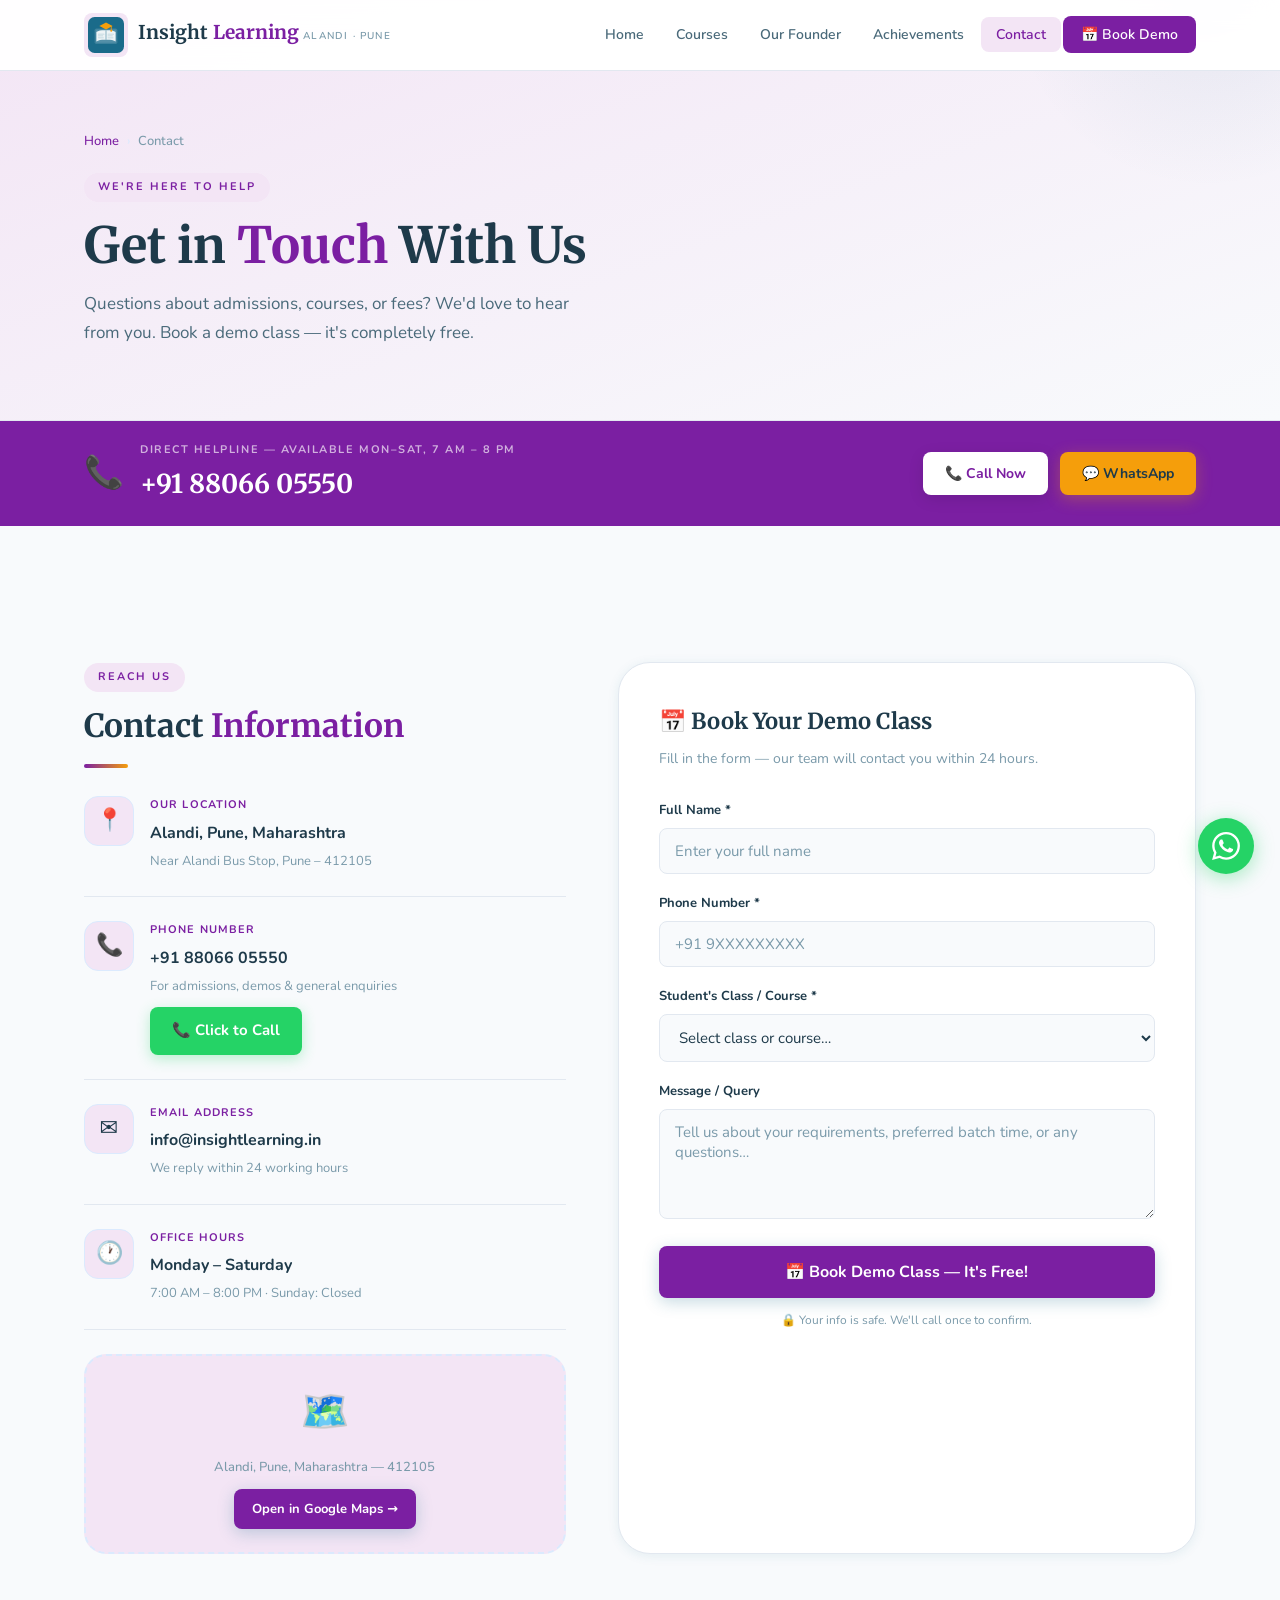
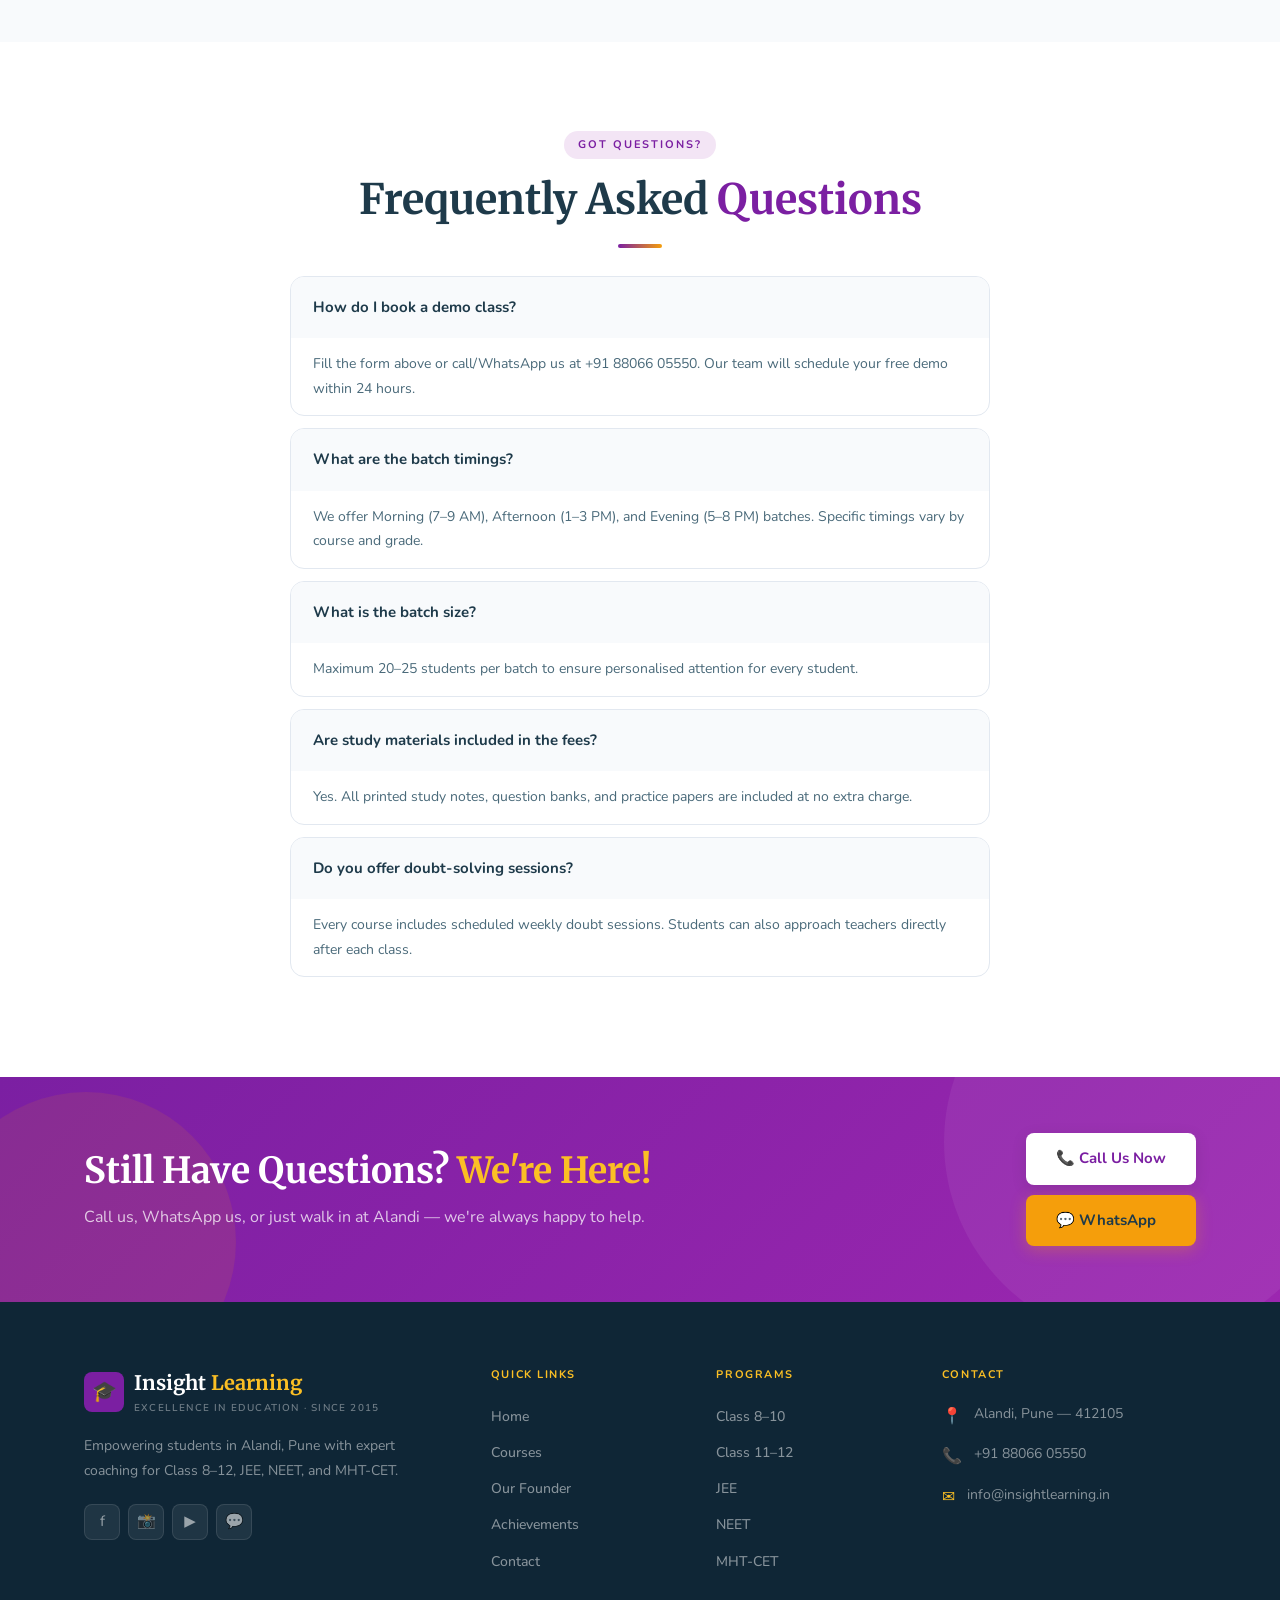
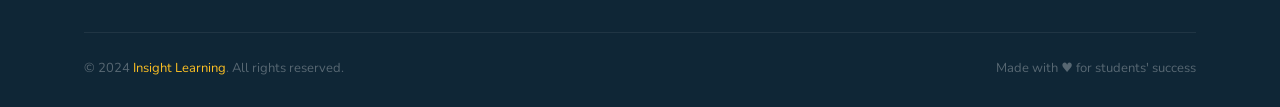
<file: contact.html>
<!DOCTYPE html>
<html lang="en">
<head>
  <meta charset="UTF-8" />
  <meta name="viewport" content="width=device-width, initial-scale=1.0" />
  <meta name="description" content="Contact Insight Learning Alandi Pune — Call +91 88066 05550, fill the enquiry form, or WhatsApp us to book a free demo class." />
  <link rel="icon" type="image/svg+xml" href="logo.svg" />
  <link rel="stylesheet" href="style.css" />
  <title>Contact Us | Insight Learning — Alandi, Pune</title>
</head>
<body>

<!-- NAVBAR -->
<nav class="navbar" id="navbar">
  <div class="container"><div class="nav-inner">
    <a href="index.html" class="nav-logo">
      <img src="logo.svg" alt="Insight Learning Logo" class="nav-logo-img" onerror="this.style.display='none';this.nextElementSibling.style.display='flex';"/>
      <span class="nav-logo-svg" style="display:none;">🎓</span>
      <span class="nav-logo-text"><span class="nav-logo-name">Insight <span>Learning</span></span><span class="nav-logo-tag">  Alandi · Pune</span></span>
    </a>
    <ul class="nav-links">
      <li><a href="index.html"        class="nav-link">Home</a></li>
      <li><a href="courses.html"      class="nav-link">Courses</a></li>
      <li><a href="founder.html"      class="nav-link">Our Founder</a></li>
      <li><a href="achievements.html" class="nav-link">Achievements</a></li>
      <li><a href="contact.html"      class="nav-link active">Contact</a></li>
      <li><a href="contact.html"      class="nav-link nav-cta">📅 Book Demo</a></li>
    </ul>
    <button class="nav-hamburger" aria-label="Toggle menu"><span></span><span></span><span></span></button>
  </div></div>
</nav>
<div class="nav-mobile">
  <a href="index.html"        class="nav-link">Home</a>
  <a href="courses.html"      class="nav-link">Courses</a>
  <a href="founder.html"      class="nav-link">Our Founder</a>
  <a href="achievements.html" class="nav-link">Achievements</a>
  <a href="contact.html"      class="nav-link">Contact</a>
  <a href="contact.html"      class="nav-link nav-cta">📅 Book Demo Class — Free!</a>
</div>

<!-- PAGE HERO -->
<section class="page-hero">
  <div class="container"><div class="page-hero-inner">
    <div class="breadcrumb"><a href="index.html">Home</a><span class="breadcrumb-sep">›</span><span>Contact</span></div>
    <span class="section-label">We're Here to Help</span>
    <h1>Get in <span>Touch</span> With Us</h1>
    <p>Questions about admissions, courses, or fees? We'd love to hear from you. Book a demo class — it's completely free.</p>
  </div></div>
</section>


<!-- QUICK CALL BANNER -->
<section style="background:var(--primary); padding:20px 0;">
  <div class="container">
    <div style="display:flex;align-items:center;justify-content:space-between;flex-wrap:wrap;gap:18px;">
      <div style="display:flex;align-items:center;gap:16px;">
        <span style="font-size:32px;">📞</span>
        <div>
          <div style="font-size:11px;font-weight:700;letter-spacing:0.14em;text-transform:uppercase;color:rgba(255,255,255,0.65);margin-bottom:3px;">Direct Helpline — Available Mon–Sat, 7 AM – 8 PM</div>
          <div style="font-family:var(--font-head);font-size:26px;font-weight:700;color:#fff;">+91 88066 05550</div>
        </div>
      </div>
      <div style="display:flex;gap:12px;flex-wrap:wrap;">
        <a href="tel:+918806605550" class="btn btn-white" style="font-size:14px;padding:10px 22px;">📞 Call Now</a>
        <a href="https://wa.me/918806605550" class="btn btn-accent" style="font-size:14px;padding:10px 22px;" target="_blank">💬 WhatsApp</a>
      </div>
    </div>
  </div>
</section>


<!-- CONTACT MAIN -->
<section class="section" style="background:var(--bg);">
  <div class="container">
    <div class="contact-grid fade-up">

      <!-- Left: info -->
      <div>
        <span class="section-label">Reach Us</span>
        <h2 class="section-title" style="font-size:clamp(22px,3vw,32px);">Contact <span>Information</span></h2>
        <div class="divider"></div>

        <div class="contact-info-card">
          <div class="cic-icon">📍</div>
          <div>
            <div class="cic-label">Our Location</div>
            <div class="cic-value">Alandi, Pune, Maharashtra</div>
            <div class="cic-desc">Near Alandi Bus Stop, Pune – 412105</div>
          </div>
        </div>

        <div class="contact-info-card">
          <div class="cic-icon">📞</div>
          <div>
            <div class="cic-label">Phone Number</div>
            <div class="cic-value">+91 88066 05550</div>
            <div class="cic-desc">For admissions, demos & general enquiries</div>
            <a href="tel:+918806605550" class="call-btn">📞 Click to Call</a>
          </div>
        </div>

        <div class="contact-info-card">
          <div class="cic-icon">✉️</div>
          <div>
            <div class="cic-label">Email Address</div>
            <div class="cic-value">info@insightlearning.in</div>
            <div class="cic-desc">We reply within 24 working hours</div>
          </div>
        </div>

        <div class="contact-info-card">
          <div class="cic-icon">🕐</div>
          <div>
            <div class="cic-label">Office Hours</div>
            <div class="cic-value">Monday – Saturday</div>
            <div class="cic-desc">7:00 AM – 8:00 PM · Sunday: Closed</div>
          </div>
        </div>

        <!-- Map -->
        <div class="map-box">
          <span style="font-size:40px;">🗺️</span>
          <p>Alandi, Pune, Maharashtra — 412105</p>
          <a href="https://maps.google.com/?q=Alandi,Pune,Maharashtra"
             target="_blank" class="btn btn-primary" style="font-size:13px;padding:9px 18px;">
            Open in Google Maps →
          </a>
        </div>
        <!--
          TO EMBED A REAL MAP replace the .map-box div above with:
          <iframe
            src="https://www.google.com/maps/embed?pb=YOUR_EMBED_URL"
            width="100%" height="220" style="border:0;border-radius:14px;"
            allowfullscreen="" loading="lazy">
          </iframe>
        -->
      </div>

      <!-- Right: form -->
      <div class="form-wrap">
        <h3>📅 Book Your Demo Class</h3>
        <p>Fill in the form — our team will contact you within 24 hours.</p>

        <form id="contactForm" novalidate>

          <div class="form-group">
            <label class="form-label" for="name">Full Name *</label>
            <input type="text" id="name" name="name" class="form-ctrl" placeholder="Enter your full name" required />
          </div>

          <div class="form-group">
            <label class="form-label" for="phone">Phone Number *</label>
            <input type="tel" id="phone" name="phone" class="form-ctrl" placeholder="+91 9XXXXXXXXX" required />
          </div>

          <div class="form-group">
            <label class="form-label" for="sclass">Student's Class / Course *</label>
            <select id="sclass" name="sclass" class="form-ctrl" required>
              <option value="" disabled selected>Select class or course…</option>
              <option>Class 8</option>
              <option>Class 9</option>
              <option>Class 10 (SSC)</option>
              <option>Class 11 (Science)</option>
              <option>Class 12 (HSC)</option>
              <option>JEE Mains & Advanced</option>
              <option>NEET UG</option>
              <option>MHT-CET</option>
              <option>Dropper Batch</option>
            </select>
          </div>

          <div class="form-group">
            <label class="form-label" for="message">Message / Query</label>
            <textarea id="message" name="message" class="form-ctrl"
              placeholder="Tell us about your requirements, preferred batch time, or any questions…"></textarea>
          </div>

          <button type="submit" class="btn btn-primary btn-submit">
            📅 Book Demo Class — It's Free!
          </button>
          <p style="font-size:12px;color:var(--text-soft);text-align:center;margin-top:12px;">
            🔒 Your info is safe. We'll call once to confirm.
          </p>
        </form>
      </div>

    </div>
  </div>
</section>


<!-- FAQ -->
<section class="section" style="background:var(--white);">
  <div class="container">
    <div class="text-center fade-up">
      <span class="section-label">Got Questions?</span>
      <h2 class="section-title">Frequently Asked <span>Questions</span></h2>
      <div class="divider"></div>
    </div>

    <div style="max-width:700px;margin:0 auto;" class="fade-up">

      <div class="faq-item">
        <div class="faq-q">How do I book a demo class?</div>
        <div class="faq-a">Fill the form above or call/WhatsApp us at +91 88066 05550. Our team will schedule your free demo within 24 hours.</div>
      </div>

      <div class="faq-item">
        <div class="faq-q">What are the batch timings?</div>
        <div class="faq-a">We offer Morning (7–9 AM), Afternoon (1–3 PM), and Evening (5–8 PM) batches. Specific timings vary by course and grade.</div>
      </div>

      <div class="faq-item">
        <div class="faq-q">What is the batch size?</div>
        <div class="faq-a">Maximum 20–25 students per batch to ensure personalised attention for every student.</div>
      </div>

      <div class="faq-item">
        <div class="faq-q">Are study materials included in the fees?</div>
        <div class="faq-a">Yes. All printed study notes, question banks, and practice papers are included at no extra charge.</div>
      </div>

      <div class="faq-item">
        <div class="faq-q">Do you offer doubt-solving sessions?</div>
        <div class="faq-a">Every course includes scheduled weekly doubt sessions. Students can also approach teachers directly after each class.</div>
      </div>

    </div>
  </div>
</section>


<!-- CTA -->
<section class="cta-section section-sm">
  <div class="container">
    <div class="cta-inner fade-up">
      <div>
        <h2 class="cta-title">Still Have Questions? <span>We're Here!</span></h2>
        <p class="cta-sub">Call us, WhatsApp us, or just walk in at Alandi — we're always happy to help.</p>
      </div>
      <div class="cta-btns">
        <a href="tel:+918806605550" class="btn btn-white">📞 Call Us Now</a>
        <a href="https://wa.me/918806605550" class="btn btn-accent" target="_blank">💬 WhatsApp</a>
      </div>
    </div>
  </div>
</section>


<!-- FOOTER -->
<footer class="footer">
  <div class="container">
    <div class="footer-grid">
      <div><div class="footer-logo"><span class="footer-logo-svg">🎓</span><div><div class="footer-logo-name">Insight <span>Learning</span></div><div class="footer-logo-tag">Excellence in Education · Since 2015</div></div></div><p class="footer-desc">Empowering students in Alandi, Pune with expert coaching for Class 8–12, JEE, NEET, and MHT-CET.</p><div class="footer-socials"><a href="#" class="footer-social">f</a><a href="#" class="footer-social">📸</a><a href="#" class="footer-social">▶</a><a href="https://wa.me/918806605550" class="footer-social">💬</a></div></div>
      <div><p class="footer-heading">Quick Links</p><ul class="footer-links"><li><a href="index.html">Home</a></li><li><a href="courses.html">Courses</a></li><li><a href="founder.html">Our Founder</a></li><li><a href="achievements.html">Achievements</a></li><li><a href="contact.html">Contact</a></li></ul></div>
      <div><p class="footer-heading">Programs</p><ul class="footer-links"><li><a href="courses.html">Class 8–10</a></li><li><a href="courses.html">Class 11–12</a></li><li><a href="courses.html">JEE</a></li><li><a href="courses.html">NEET</a></li><li><a href="courses.html">MHT-CET</a></li></ul></div>
      <div><p class="footer-heading">Contact</p><div class="footer-contact-row"><span class="footer-ci">📍</span><span>Alandi, Pune — 412105</span></div><div class="footer-contact-row"><span class="footer-ci">📞</span><span><a href="tel:+918806605550" style="color:inherit">+91 88066 05550</a></span></div><div class="footer-contact-row"><span class="footer-ci">✉️</span><span>info@insightlearning.in</span></div></div>
    </div>
    <div class="footer-bottom"><p class="footer-copy">© 2024 <a href="index.html">Insight Learning</a>. All rights reserved.</p><p class="footer-copy">Made with ♥ for students' success</p></div>
  </div>
</footer>

<a href="https://wa.me/918806605550" class="wa-btn" target="_blank" rel="noopener noreferrer" aria-label="WhatsApp">
  <span class="wa-tooltip">Chat with us!</span>
  <svg viewBox="0 0 24 24"><path d="M17.472 14.382c-.297-.149-1.758-.867-2.03-.967-.273-.099-.471-.148-.67.15-.197.297-.767.966-.94 1.164-.173.199-.347.223-.644.075-.297-.15-1.255-.463-2.39-1.475-.883-.788-1.48-1.761-1.653-2.059-.173-.297-.018-.458.13-.606.134-.133.298-.347.446-.52.149-.174.198-.298.298-.497.099-.198.05-.371-.025-.52-.075-.149-.669-1.612-.916-2.207-.242-.579-.487-.5-.669-.51-.173-.008-.371-.01-.57-.01-.198 0-.52.074-.792.372-.272.297-1.04 1.016-1.04 2.479 0 1.462 1.065 2.875 1.213 3.074.149.198 2.096 3.2 5.077 4.487.709.306 1.262.489 1.694.625.712.227 1.36.195 1.871.118.571-.085 1.758-.719 2.006-1.413.248-.694.248-1.289.173-1.413-.074-.124-.272-.198-.57-.347m-5.421 7.403h-.004a9.87 9.87 0 01-5.031-1.378l-.361-.214-3.741.982.998-3.648-.235-.374a9.86 9.86 0 01-1.51-5.26c.001-5.45 4.436-9.884 9.888-9.884 2.64 0 5.122 1.03 6.988 2.898a9.825 9.825 0 012.893 6.994c-.003 5.45-4.437 9.884-9.885 9.884m8.413-18.297A11.815 11.815 0 0012.05 0C5.495 0 .16 5.335.157 11.892c0 2.096.547 4.142 1.588 5.945L.057 24l6.305-1.654a11.882 11.882 0 005.683 1.448h.005c6.554 0 11.89-5.335 11.893-11.893a11.821 11.821 0 00-3.48-8.413Z"/></svg>
</a>
<script src="main.js"></script>
</body>
</html>
</file>
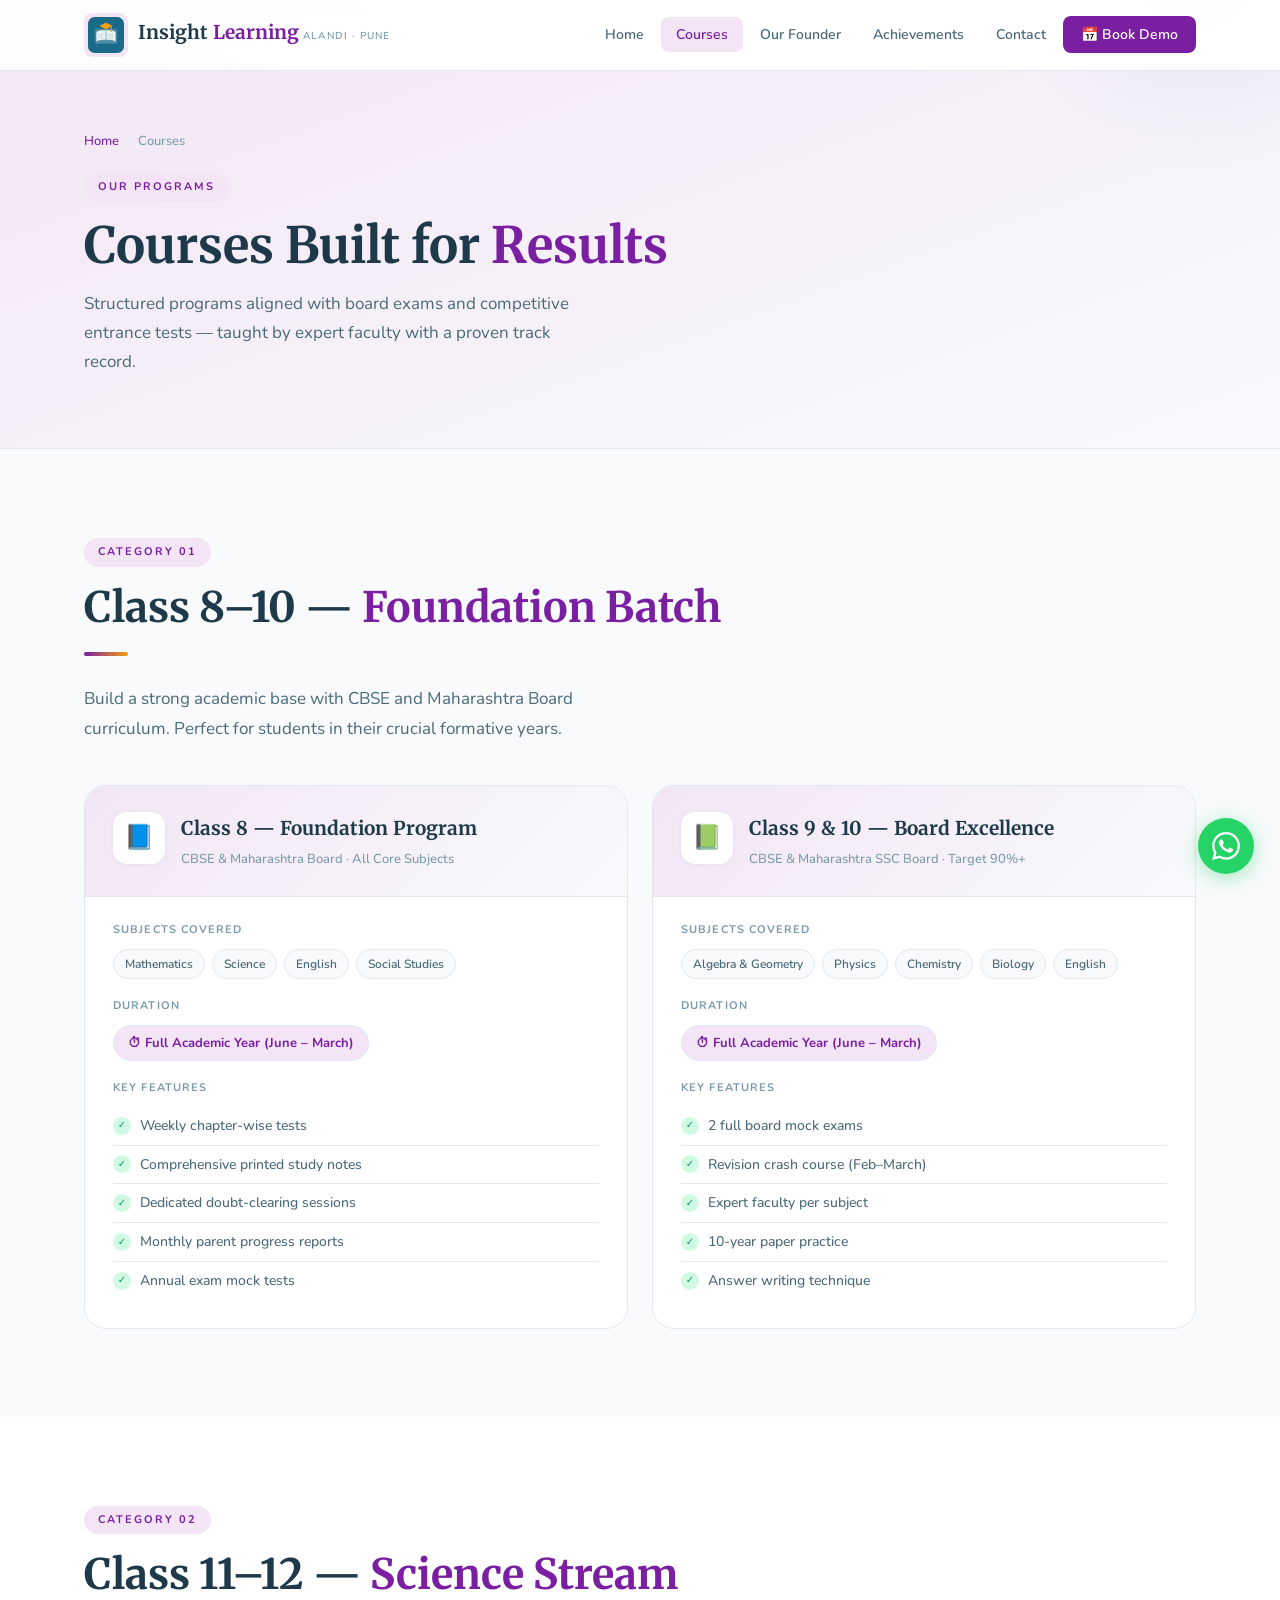
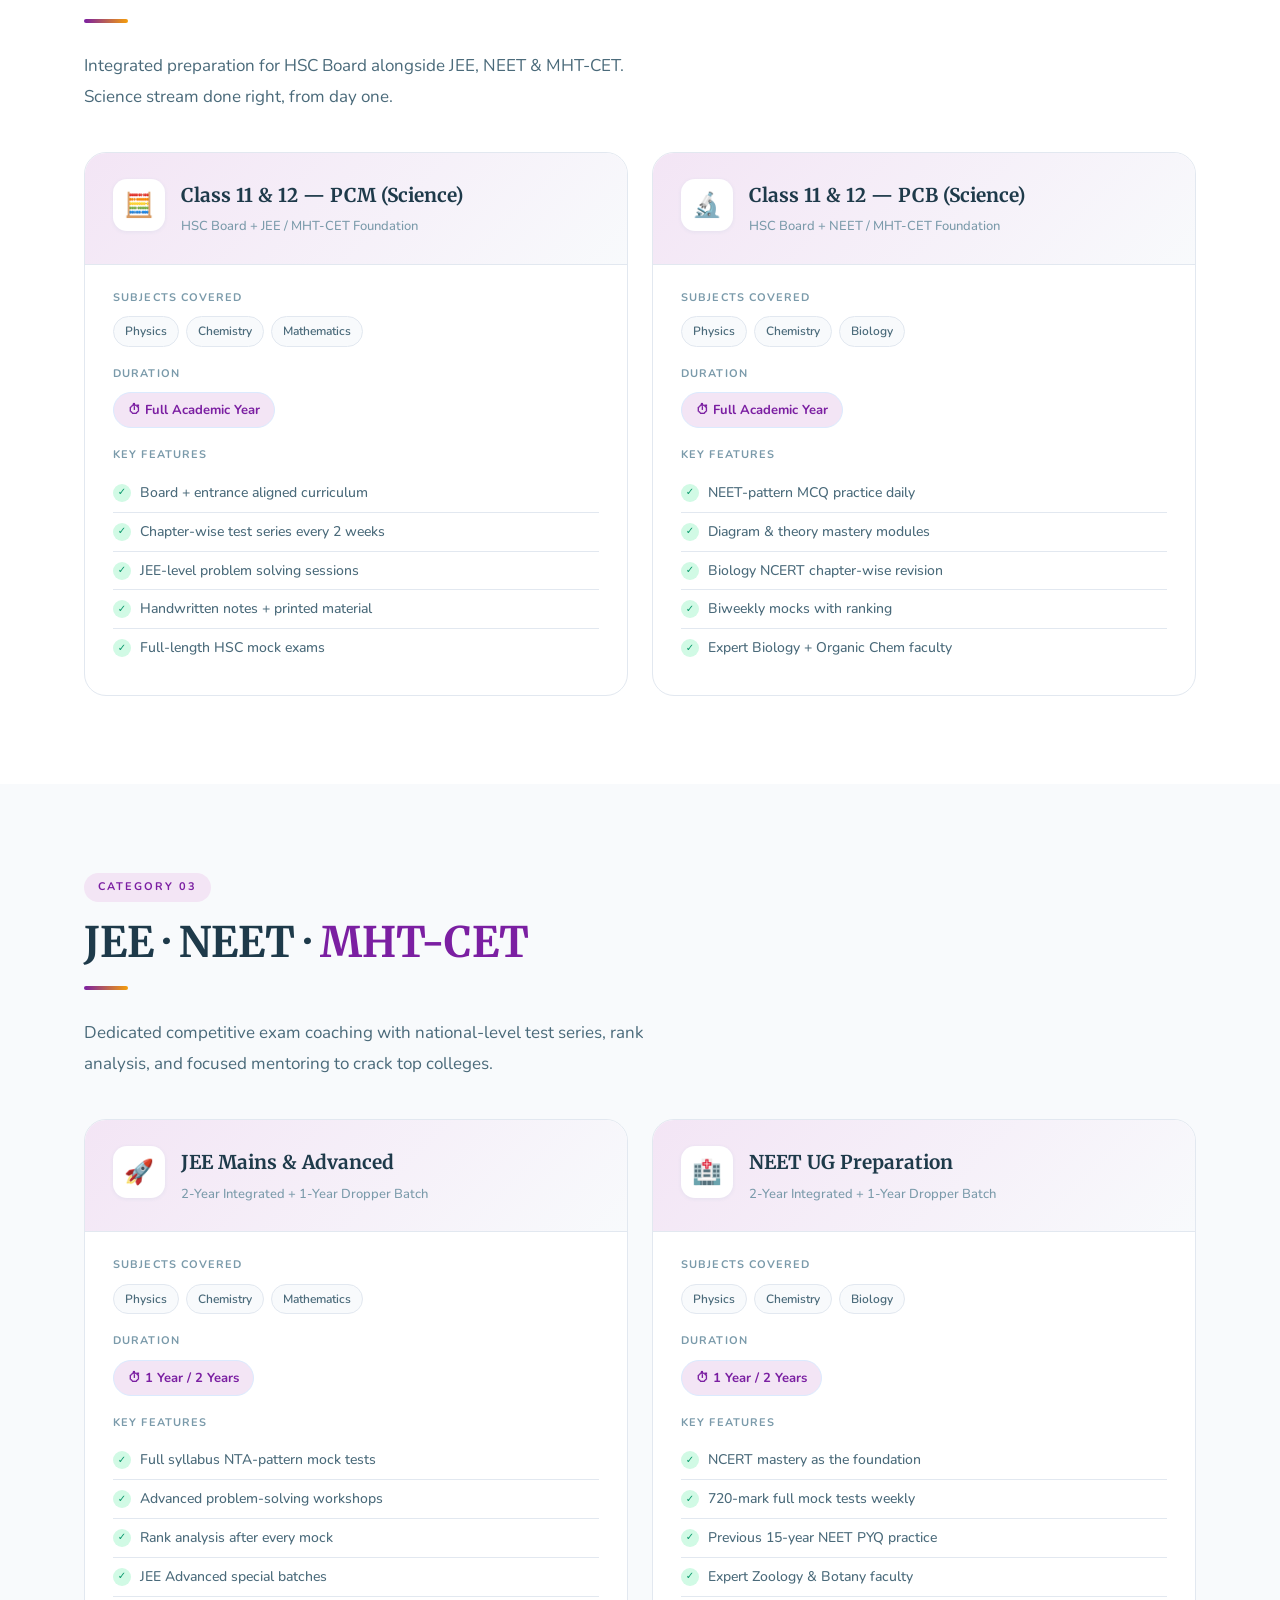
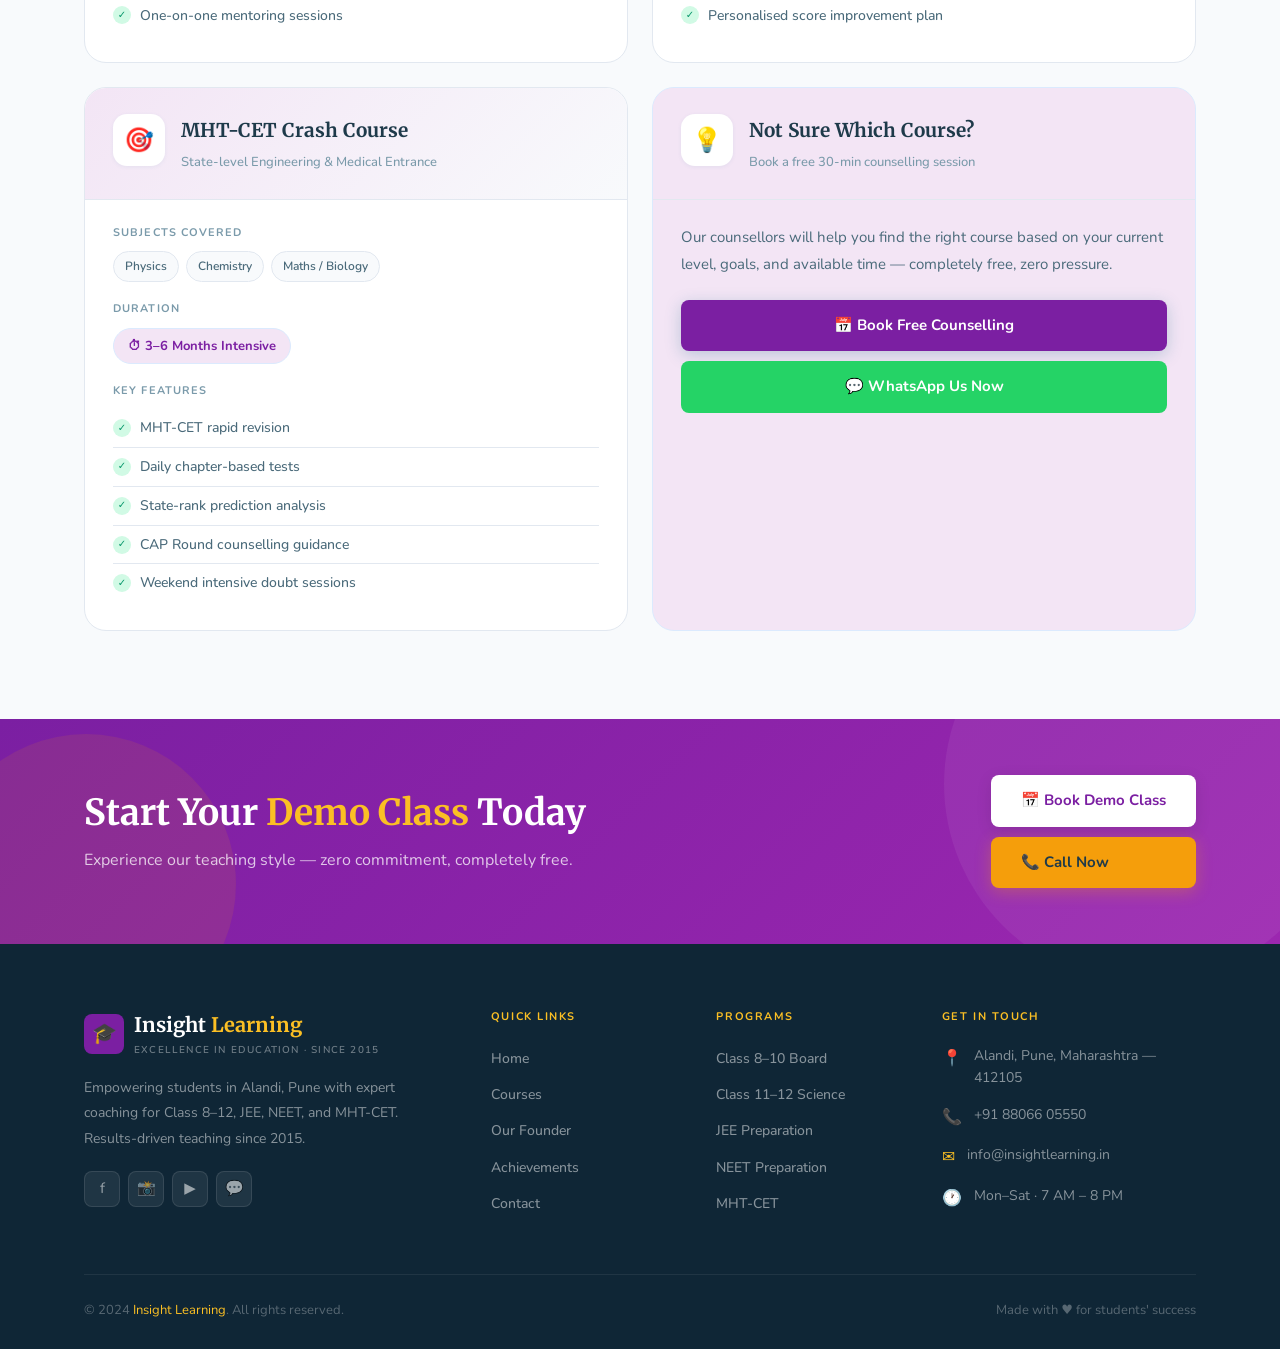
<file: courses.html>
<!DOCTYPE html>
<html lang="en">
<head>
  <meta charset="UTF-8" />
  <meta name="viewport" content="width=device-width, initial-scale=1.0" />
  <meta name="description" content="Explore all courses at Insight Learning Alandi Pune — Class 8–10 Board, 11–12 Science, JEE, NEET, MHT-CET. Expert faculty, small batches, proven results." />
  <meta name="keywords" content="JEE coaching Alandi, NEET coaching Pune, MHT-CET, Class 10 board coaching, 11th 12th science coaching Alandi" />
  <link rel="icon" type="image/svg+xml" href="logo.svg" />
  <link rel="stylesheet" href="style.css" />
  <title>Courses | Insight Learning — Alandi, Pune</title>
</head>
<body>

<!-- NAVBAR -->
<nav class="navbar" id="navbar">
  <div class="container"><div class="nav-inner">
    <a href="index.html" class="nav-logo">
      <img src="logo.svg" alt="Insight Learning Logo" class="nav-logo-img" onerror="this.style.display='none';this.nextElementSibling.style.display='flex';"/>
      <span class="nav-logo-svg" style="display:none;">🎓</span>
      <span class="nav-logo-text">
        <span class="nav-logo-name">Insight <span>Learning</span></span>
        <span class="nav-logo-tag">  Alandi · Pune</span>
      </span>
    </a>
    <ul class="nav-links">
      <li><a href="index.html"        class="nav-link">Home</a></li>
      <li><a href="courses.html"      class="nav-link active">Courses</a></li>
      <li><a href="founder.html"      class="nav-link">Our Founder</a></li>
      <li><a href="achievements.html" class="nav-link">Achievements</a></li>
      <li><a href="contact.html"      class="nav-link">Contact</a></li>
      <li><a href="contact.html"      class="nav-link nav-cta">📅 Book Demo</a></li>
    </ul>
    <button class="nav-hamburger" aria-label="Toggle menu"><span></span><span></span><span></span></button>
  </div></div>
</nav>
<div class="nav-mobile">
  <a href="index.html"        class="nav-link">Home</a>
  <a href="courses.html"      class="nav-link">Courses</a>
  <a href="founder.html"      class="nav-link">Our Founder</a>
  <a href="achievements.html" class="nav-link">Achievements</a>
  <a href="contact.html"      class="nav-link">Contact</a>
  <a href="contact.html"      class="nav-link nav-cta">📅 Book Demo Class — Free!</a>
</div>

<!-- PAGE HERO -->
<section class="page-hero">
  <div class="container"><div class="page-hero-inner">
    <div class="breadcrumb">
      <a href="index.html">Home</a><span class="breadcrumb-sep">›</span><span>Courses</span>
    </div>
    <span class="section-label">Our Programs</span>
    <h1>Courses Built for <span>Results</span></h1>
    <p>Structured programs aligned with board exams and competitive entrance tests — taught by expert faculty with a proven track record.</p>
  </div></div>
</section>


<!-- ── SECTION 1: Foundation ── -->
<section class="section" style="background:var(--bg);">
  <div class="container">
    <div class="fade-up">
      <span class="section-label">Category 01</span>
      <h2 class="section-title">Class 8–10 — <span>Foundation Batch</span></h2>
      <div class="divider"></div>
      <p class="section-sub">Build a strong academic base with CBSE and Maharashtra Board curriculum. Perfect for students in their crucial formative years.</p>
    </div>

    <div class="courses-full-grid fade-up">

      <div class="cfc">
        <div class="cfc-head">
          <div class="cfc-icon">📘</div>
          <div>
            <h3>Class 8 — Foundation Program</h3>
            <p>CBSE & Maharashtra Board · All Core Subjects</p>
          </div>
        </div>
        <div class="cfc-body">
          <div class="cfc-label">Subjects Covered</div>
          <div class="cfc-chips">
            <span class="chip">Mathematics</span><span class="chip">Science</span>
            <span class="chip">English</span><span class="chip">Social Studies</span>
          </div>
          <div class="cfc-label">Duration</div>
          <span class="cfc-duration">⏱ Full Academic Year (June – March)</span>
          <div class="cfc-label">Key Features</div>
          <div class="cfc-features">
            <div class="cfc-feat"><span class="cf-check">✓</span> Weekly chapter-wise tests</div>
            <div class="cfc-feat"><span class="cf-check">✓</span> Comprehensive printed study notes</div>
            <div class="cfc-feat"><span class="cf-check">✓</span> Dedicated doubt-clearing sessions</div>
            <div class="cfc-feat"><span class="cf-check">✓</span> Monthly parent progress reports</div>
            <div class="cfc-feat"><span class="cf-check">✓</span> Annual exam mock tests</div>
          </div>
        </div>
      </div>

      <div class="cfc">
        <div class="cfc-head">
          <div class="cfc-icon">📗</div>
          <div>
            <h3>Class 9 & 10 — Board Excellence</h3>
            <p>CBSE & Maharashtra SSC Board · Target 90%+</p>
          </div>
        </div>
        <div class="cfc-body">
          <div class="cfc-label">Subjects Covered</div>
          <div class="cfc-chips">
            <span class="chip">Algebra & Geometry</span><span class="chip">Physics</span>
            <span class="chip">Chemistry</span><span class="chip">Biology</span><span class="chip">English</span>
          </div>
          <div class="cfc-label">Duration</div>
          <span class="cfc-duration">⏱ Full Academic Year (June – March)</span>
          <div class="cfc-label">Key Features</div>
          <div class="cfc-features">
            <div class="cfc-feat"><span class="cf-check">✓</span> 2 full board mock exams</div>
            <div class="cfc-feat"><span class="cf-check">✓</span> Revision crash course (Feb–March)</div>
            <div class="cfc-feat"><span class="cf-check">✓</span> Expert faculty per subject</div>
            <div class="cfc-feat"><span class="cf-check">✓</span> 10-year paper practice</div>
            <div class="cfc-feat"><span class="cf-check">✓</span> Answer writing technique</div>
          </div>
        </div>
      </div>

    </div>
  </div>
</section>


<!-- ── SECTION 2: 11–12 ── -->
<section class="section" style="background:var(--white);">
  <div class="container">
    <div class="fade-up">
      <span class="section-label">Category 02</span>
      <h2 class="section-title">Class 11–12 — <span>Science Stream</span></h2>
      <div class="divider"></div>
      <p class="section-sub">Integrated preparation for HSC Board alongside JEE, NEET & MHT-CET. Science stream done right, from day one.</p>
    </div>

    <div class="courses-full-grid fade-up">

      <div class="cfc">
        <div class="cfc-head">
          <div class="cfc-icon">🧮</div>
          <div>
            <h3>Class 11 & 12 — PCM (Science)</h3>
            <p>HSC Board + JEE / MHT-CET Foundation</p>
          </div>
        </div>
        <div class="cfc-body">
          <div class="cfc-label">Subjects Covered</div>
          <div class="cfc-chips">
            <span class="chip">Physics</span><span class="chip">Chemistry</span><span class="chip">Mathematics</span>
          </div>
          <div class="cfc-label">Duration</div>
          <span class="cfc-duration">⏱ Full Academic Year</span>
          <div class="cfc-label">Key Features</div>
          <div class="cfc-features">
            <div class="cfc-feat"><span class="cf-check">✓</span> Board + entrance aligned curriculum</div>
            <div class="cfc-feat"><span class="cf-check">✓</span> Chapter-wise test series every 2 weeks</div>
            <div class="cfc-feat"><span class="cf-check">✓</span> JEE-level problem solving sessions</div>
            <div class="cfc-feat"><span class="cf-check">✓</span> Handwritten notes + printed material</div>
            <div class="cfc-feat"><span class="cf-check">✓</span> Full-length HSC mock exams</div>
          </div>
        </div>
      </div>

      <div class="cfc">
        <div class="cfc-head">
          <div class="cfc-icon">🔬</div>
          <div>
            <h3>Class 11 & 12 — PCB (Science)</h3>
            <p>HSC Board + NEET / MHT-CET Foundation</p>
          </div>
        </div>
        <div class="cfc-body">
          <div class="cfc-label">Subjects Covered</div>
          <div class="cfc-chips">
            <span class="chip">Physics</span><span class="chip">Chemistry</span><span class="chip">Biology</span>
          </div>
          <div class="cfc-label">Duration</div>
          <span class="cfc-duration">⏱ Full Academic Year</span>
          <div class="cfc-label">Key Features</div>
          <div class="cfc-features">
            <div class="cfc-feat"><span class="cf-check">✓</span> NEET-pattern MCQ practice daily</div>
            <div class="cfc-feat"><span class="cf-check">✓</span> Diagram & theory mastery modules</div>
            <div class="cfc-feat"><span class="cf-check">✓</span> Biology NCERT chapter-wise revision</div>
            <div class="cfc-feat"><span class="cf-check">✓</span> Biweekly mocks with ranking</div>
            <div class="cfc-feat"><span class="cf-check">✓</span> Expert Biology + Organic Chem faculty</div>
          </div>
        </div>
      </div>

    </div>
  </div>
</section>


<!-- ── SECTION 3: Competitive ── -->
<section class="section" style="background:var(--bg);">
  <div class="container">
    <div class="fade-up">
      <span class="section-label">Category 03</span>
      <h2 class="section-title">JEE · NEET · <span>MHT-CET</span></h2>
      <div class="divider"></div>
      <p class="section-sub">Dedicated competitive exam coaching with national-level test series, rank analysis, and focused mentoring to crack top colleges.</p>
    </div>

    <div class="courses-full-grid fade-up">

      <div class="cfc">
        <div class="cfc-head">
          <div class="cfc-icon">🚀</div>
          <div>
            <h3>JEE Mains & Advanced</h3>
            <p>2-Year Integrated + 1-Year Dropper Batch</p>
          </div>
        </div>
        <div class="cfc-body">
          <div class="cfc-label">Subjects Covered</div>
          <div class="cfc-chips">
            <span class="chip">Physics</span><span class="chip">Chemistry</span><span class="chip">Mathematics</span>
          </div>
          <div class="cfc-label">Duration</div>
          <span class="cfc-duration">⏱ 1 Year / 2 Years</span>
          <div class="cfc-label">Key Features</div>
          <div class="cfc-features">
            <div class="cfc-feat"><span class="cf-check">✓</span> Full syllabus NTA-pattern mock tests</div>
            <div class="cfc-feat"><span class="cf-check">✓</span> Advanced problem-solving workshops</div>
            <div class="cfc-feat"><span class="cf-check">✓</span> Rank analysis after every mock</div>
            <div class="cfc-feat"><span class="cf-check">✓</span> JEE Advanced special batches</div>
            <div class="cfc-feat"><span class="cf-check">✓</span> One-on-one mentoring sessions</div>
          </div>
        </div>
      </div>

      <div class="cfc">
        <div class="cfc-head">
          <div class="cfc-icon">🏥</div>
          <div>
            <h3>NEET UG Preparation</h3>
            <p>2-Year Integrated + 1-Year Dropper Batch</p>
          </div>
        </div>
        <div class="cfc-body">
          <div class="cfc-label">Subjects Covered</div>
          <div class="cfc-chips">
            <span class="chip">Physics</span><span class="chip">Chemistry</span><span class="chip">Biology</span>
          </div>
          <div class="cfc-label">Duration</div>
          <span class="cfc-duration">⏱ 1 Year / 2 Years</span>
          <div class="cfc-label">Key Features</div>
          <div class="cfc-features">
            <div class="cfc-feat"><span class="cf-check">✓</span> NCERT mastery as the foundation</div>
            <div class="cfc-feat"><span class="cf-check">✓</span> 720-mark full mock tests weekly</div>
            <div class="cfc-feat"><span class="cf-check">✓</span> Previous 15-year NEET PYQ practice</div>
            <div class="cfc-feat"><span class="cf-check">✓</span> Expert Zoology & Botany faculty</div>
            <div class="cfc-feat"><span class="cf-check">✓</span> Personalised score improvement plan</div>
          </div>
        </div>
      </div>

      <div class="cfc">
        <div class="cfc-head">
          <div class="cfc-icon">🎯</div>
          <div>
            <h3>MHT-CET Crash Course</h3>
            <p>State-level Engineering & Medical Entrance</p>
          </div>
        </div>
        <div class="cfc-body">
          <div class="cfc-label">Subjects Covered</div>
          <div class="cfc-chips">
            <span class="chip">Physics</span><span class="chip">Chemistry</span><span class="chip">Maths / Biology</span>
          </div>
          <div class="cfc-label">Duration</div>
          <span class="cfc-duration">⏱ 3–6 Months Intensive</span>
          <div class="cfc-label">Key Features</div>
          <div class="cfc-features">
            <div class="cfc-feat"><span class="cf-check">✓</span> MHT-CET rapid revision</div>
            <div class="cfc-feat"><span class="cf-check">✓</span> Daily chapter-based tests</div>
            <div class="cfc-feat"><span class="cf-check">✓</span> State-rank prediction analysis</div>
            <div class="cfc-feat"><span class="cf-check">✓</span> CAP Round counselling guidance</div>
            <div class="cfc-feat"><span class="cf-check">✓</span> Weekend intensive doubt sessions</div>
          </div>
        </div>
      </div>

      <!-- Not sure card -->
      <div class="cfc" style="background:var(--primary-pale); border-color:var(--border);">
        <div class="cfc-head" style="background:var(--primary-pale);">
          <div class="cfc-icon">💡</div>
          <div>
            <h3>Not Sure Which Course?</h3>
            <p>Book a free 30-min counselling session</p>
          </div>
        </div>
        <div class="cfc-body">
          <p style="font-size:15px; color:var(--text-mid); line-height:1.8; margin-bottom:22px;">
            Our counsellors will help you find the right course based on your current level,
            goals, and available time — completely free, zero pressure.
          </p>
          <a href="contact.html" class="btn btn-primary" style="width:100%; justify-content:center; margin-bottom:10px;">📅 Book Free Counselling</a>
          <a href="https://wa.me/918806605550" class="btn" style="width:100%; justify-content:center; background:#25D366; color:#fff;" target="_blank">💬 WhatsApp Us Now</a>
        </div>
      </div>

    </div>
  </div>
</section>


<!-- CTA -->
<section class="cta-section section-sm">
  <div class="container">
    <div class="cta-inner fade-up">
      <div>
        <h2 class="cta-title">Start Your <span>Demo Class</span> Today</h2>
        <p class="cta-sub">Experience our teaching style — zero commitment, completely free.</p>
      </div>
      <div class="cta-btns">
        <a href="contact.html" class="btn btn-white">📅 Book Demo Class</a>
        <a href="tel:+918806605550" class="btn btn-accent">📞 Call Now</a>
      </div>
    </div>
  </div>
</section>


<!-- FOOTER -->
<footer class="footer">
  <div class="container">
    <div class="footer-grid">
      <div>
        <div class="footer-logo"><span class="footer-logo-svg">🎓</span><div><div class="footer-logo-name">Insight <span>Learning</span></div><div class="footer-logo-tag">Excellence in Education · Since 2015</div></div></div>
        <p class="footer-desc">Empowering students in Alandi, Pune with expert coaching for Class 8–12, JEE, NEET, and MHT-CET. Results-driven teaching since 2015.</p>
        <div class="footer-socials"><a href="#" class="footer-social">f</a><a href="#" class="footer-social">📸</a><a href="#" class="footer-social">▶</a><a href="https://wa.me/918806605550" class="footer-social">💬</a></div>
      </div>
      <div><p class="footer-heading">Quick Links</p><ul class="footer-links"><li><a href="index.html">Home</a></li><li><a href="courses.html">Courses</a></li><li><a href="founder.html">Our Founder</a></li><li><a href="achievements.html">Achievements</a></li><li><a href="contact.html">Contact</a></li></ul></div>
      <div><p class="footer-heading">Programs</p><ul class="footer-links"><li><a href="courses.html">Class 8–10 Board</a></li><li><a href="courses.html">Class 11–12 Science</a></li><li><a href="courses.html">JEE Preparation</a></li><li><a href="courses.html">NEET Preparation</a></li><li><a href="courses.html">MHT-CET</a></li></ul></div>
      <div><p class="footer-heading">Get In Touch</p>
        <div class="footer-contact-row"><span class="footer-ci">📍</span><span>Alandi, Pune, Maharashtra — 412105</span></div>
        <div class="footer-contact-row"><span class="footer-ci">📞</span><span><a href="tel:+918806605550" style="color:inherit">+91 88066 05550</a></span></div>
        <div class="footer-contact-row"><span class="footer-ci">✉️</span><span>info@insightlearning.in</span></div>
        <div class="footer-contact-row"><span class="footer-ci">🕐</span><span>Mon–Sat · 7 AM – 8 PM</span></div>
      </div>
    </div>
    <div class="footer-bottom"><p class="footer-copy">© 2024 <a href="index.html">Insight Learning</a>. All rights reserved.</p><p class="footer-copy">Made with ♥ for students' success</p></div>
  </div>
</footer>

<a href="https://wa.me/918806605550" class="wa-btn" target="_blank" rel="noopener noreferrer" aria-label="WhatsApp">
  <span class="wa-tooltip">Chat with us!</span>
  <svg viewBox="0 0 24 24"><path d="M17.472 14.382c-.297-.149-1.758-.867-2.03-.967-.273-.099-.471-.148-.67.15-.197.297-.767.966-.94 1.164-.173.199-.347.223-.644.075-.297-.15-1.255-.463-2.39-1.475-.883-.788-1.48-1.761-1.653-2.059-.173-.297-.018-.458.13-.606.134-.133.298-.347.446-.52.149-.174.198-.298.298-.497.099-.198.05-.371-.025-.52-.075-.149-.669-1.612-.916-2.207-.242-.579-.487-.5-.669-.51-.173-.008-.371-.01-.57-.01-.198 0-.52.074-.792.372-.272.297-1.04 1.016-1.04 2.479 0 1.462 1.065 2.875 1.213 3.074.149.198 2.096 3.2 5.077 4.487.709.306 1.262.489 1.694.625.712.227 1.36.195 1.871.118.571-.085 1.758-.719 2.006-1.413.248-.694.248-1.289.173-1.413-.074-.124-.272-.198-.57-.347m-5.421 7.403h-.004a9.87 9.87 0 01-5.031-1.378l-.361-.214-3.741.982.998-3.648-.235-.374a9.86 9.86 0 01-1.51-5.26c.001-5.45 4.436-9.884 9.888-9.884 2.64 0 5.122 1.03 6.988 2.898a9.825 9.825 0 012.893 6.994c-.003 5.45-4.437 9.884-9.885 9.884m8.413-18.297A11.815 11.815 0 0012.05 0C5.495 0 .16 5.335.157 11.892c0 2.096.547 4.142 1.588 5.945L.057 24l6.305-1.654a11.882 11.882 0 005.683 1.448h.005c6.554 0 11.89-5.335 11.893-11.893a11.821 11.821 0 00-3.48-8.413Z"/></svg>
</a>
<script src="main.js"></script>
</body>
</html>
</file>
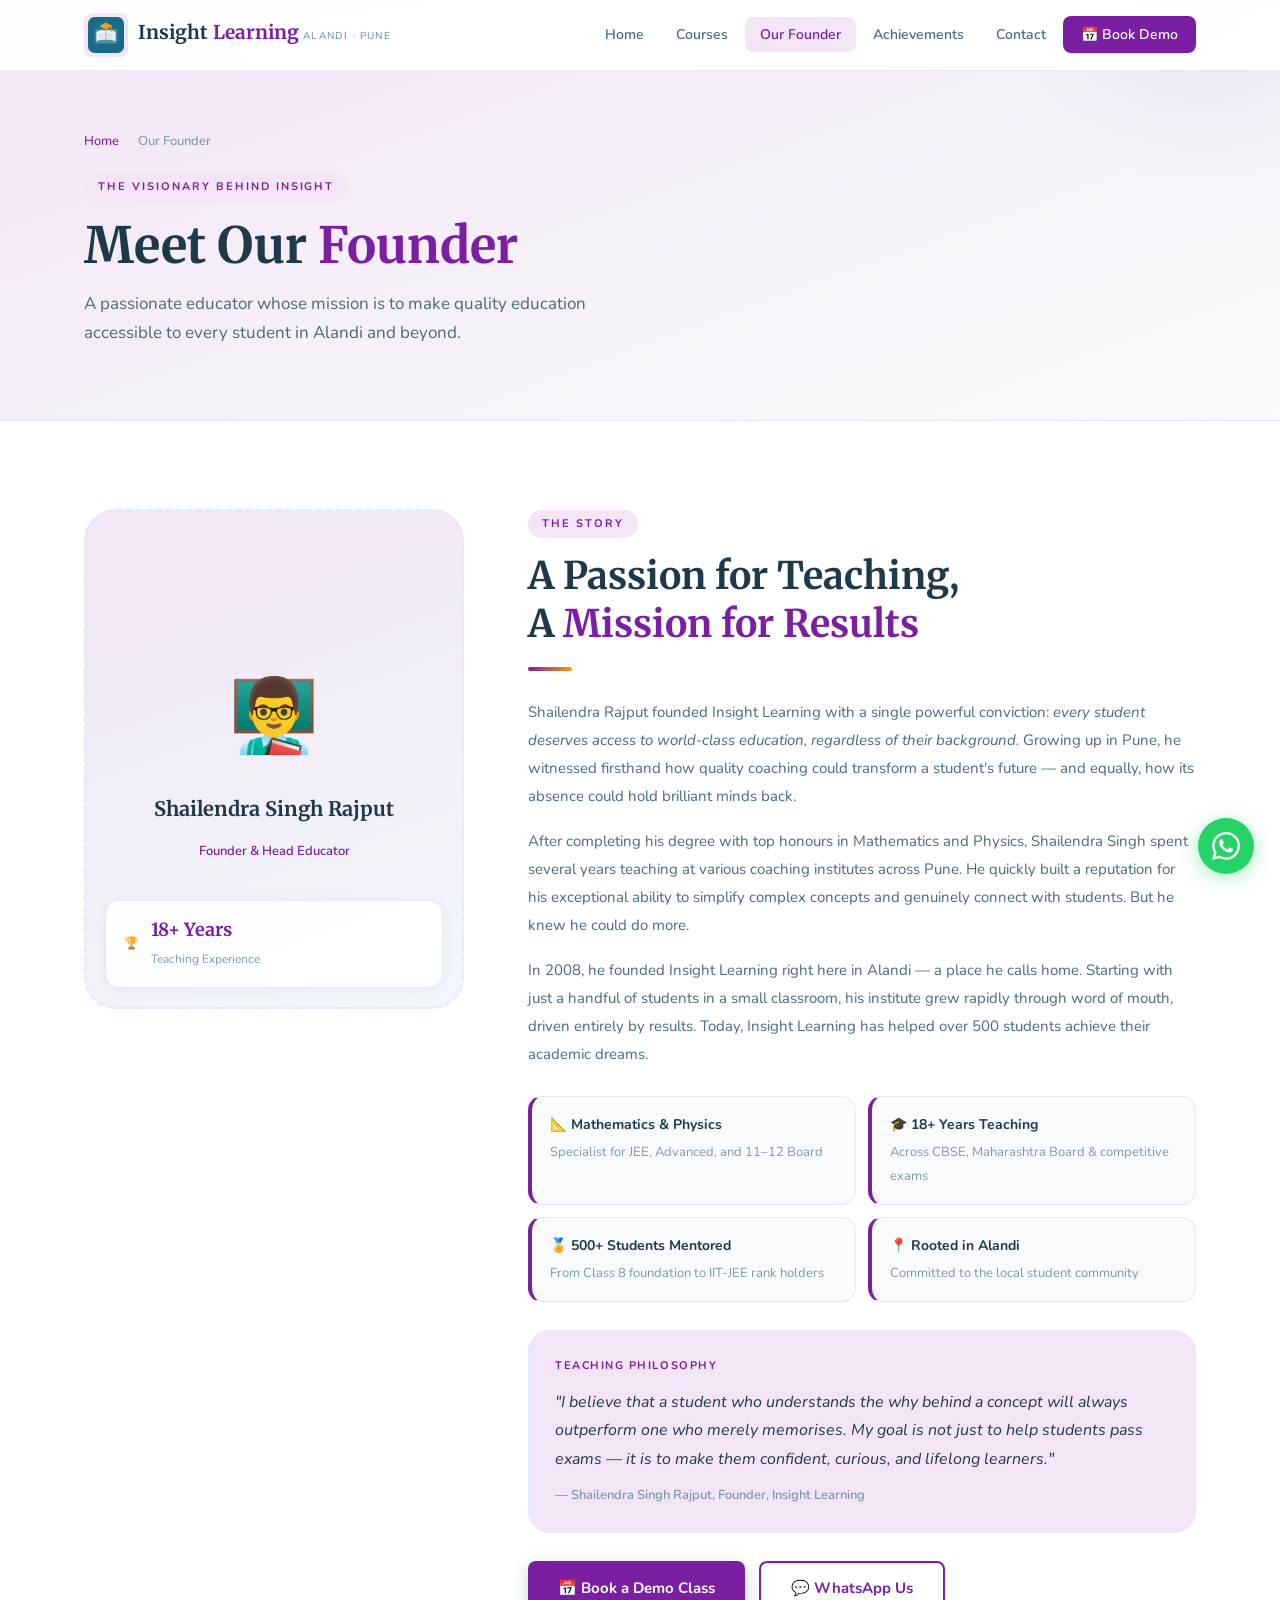
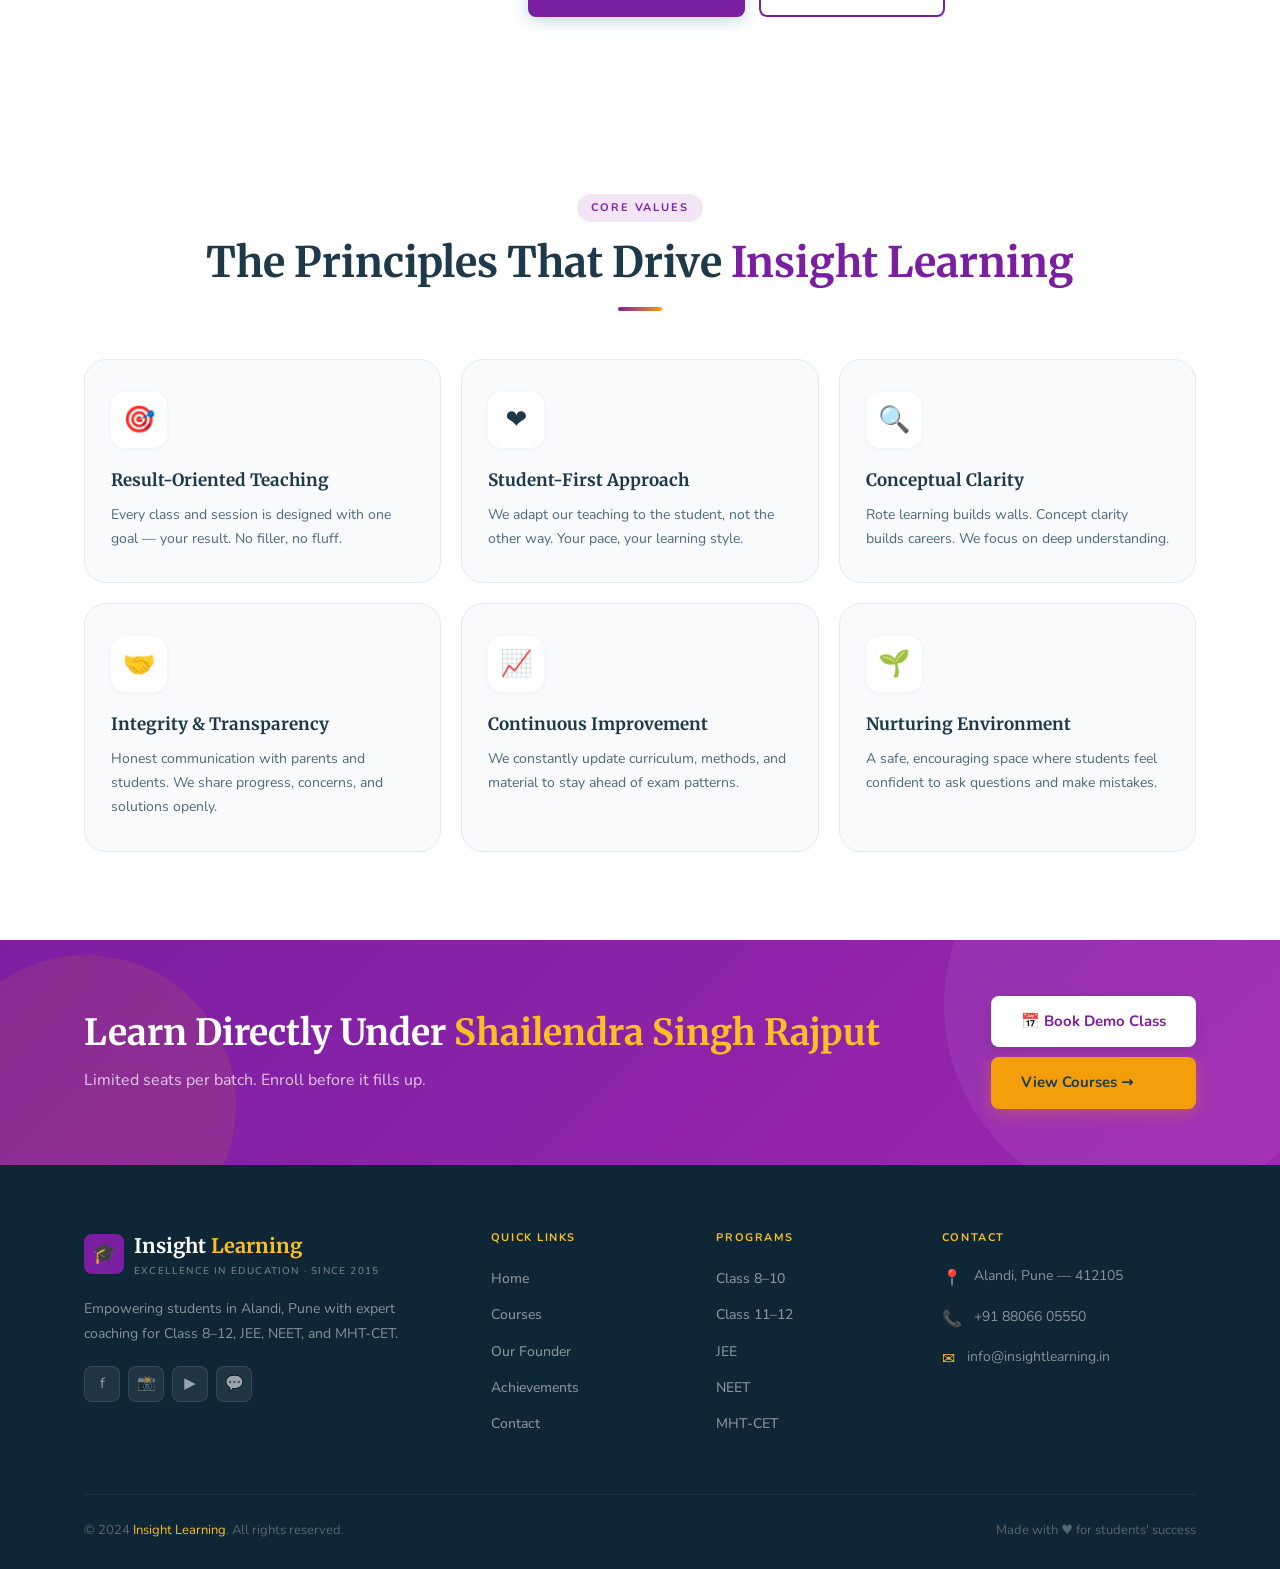
<file: founder.html>
<!DOCTYPE html>
<html lang="en">
<head>
  <meta charset="UTF-8" />
  <meta name="viewport" content="width=device-width, initial-scale=1.0" />
  <meta name="description" content="Meet Shailendra Singh Rajput — Founder of Insight Learning, Alandi Pune. Educator, mentor, and the driving force behind 500+ student successes." />
  <link rel="icon" type="image/svg+xml" href="logo.svg" />
  <link rel="stylesheet" href="style.css" />
  <title>Our Founder | Insight Learning — Alandi, Pune</title>
</head>
<body>

<!-- NAVBAR -->
<nav class="navbar" id="navbar">
  <div class="container"><div class="nav-inner">
    <a href="index.html" class="nav-logo">
      <img src="logo.svg" alt="Insight Learning Logo" class="nav-logo-img" onerror="this.style.display='none';this.nextElementSibling.style.display='flex';"/>
      <span class="nav-logo-svg" style="display:none;">🎓</span>
      <span class="nav-logo-text"><span class="nav-logo-name">Insight <span>Learning</span></span><span class="nav-logo-tag">  Alandi · Pune</span></span>
    </a>
    <ul class="nav-links">
      <li><a href="index.html"        class="nav-link">Home</a></li>
      <li><a href="courses.html"      class="nav-link">Courses</a></li>
      <li><a href="founder.html"      class="nav-link active">Our Founder</a></li>
      <li><a href="achievements.html" class="nav-link">Achievements</a></li>
      <li><a href="contact.html"      class="nav-link">Contact</a></li>
      <li><a href="contact.html"      class="nav-link nav-cta">📅 Book Demo</a></li>
    </ul>
    <button class="nav-hamburger" aria-label="Toggle menu"><span></span><span></span><span></span></button>
  </div></div>
</nav>
<div class="nav-mobile">
  <a href="index.html"        class="nav-link">Home</a>
  <a href="courses.html"      class="nav-link">Courses</a>
  <a href="founder.html"      class="nav-link">Our Founder</a>
  <a href="achievements.html" class="nav-link">Achievements</a>
  <a href="contact.html"      class="nav-link">Contact</a>
  <a href="contact.html"      class="nav-link nav-cta">📅 Book Demo Class — Free!</a>
</div>

<!-- PAGE HERO -->
<section class="page-hero">
  <div class="container"><div class="page-hero-inner">
    <div class="breadcrumb"><a href="index.html">Home</a><span class="breadcrumb-sep">›</span><span>Our Founder</span></div>
    <span class="section-label">The Visionary Behind Insight</span>
    <h1>Meet Our <span>Founder</span></h1>
    <p>A passionate educator whose mission is to make quality education accessible to every student in Alandi and beyond.</p>
  </div></div>
</section>


<!-- FOUNDER MAIN -->
<section style="background:var(--white);">
  <div class="container">
    <div class="founder-grid fade-up">

      <!-- Left image -->
      <div>
        <div class="founder-img-box">
          <!--
            TO ADD A REAL PHOTO:
            Replace the content below with:
            <img src="Shailendra Singh-rajput.jpg" alt="Shailendra Singh Rajput — Founder, Insight Learning" />
          -->
          <span class="founder-emoji">👨‍🏫</span>
          <div class="founder-img-name">Shailendra Singh Rajput</div>
          <div class="founder-img-role">Founder & Head Educator</div>

          <div class="founder-img-badge">
            <span class="founder-img-badge-icon">🏆</span>
            <div>
              <strong>18+ Years</strong>
              <span>Teaching Experience</span>
            </div>
          </div>
        </div>
      </div>

      <!-- Right content -->
      <div class="founder-content">
        <span class="section-label">The Story</span>
        <h2>A Passion for Teaching,<br>A <span>Mission for Results</span></h2>
        <div class="divider"></div>

        <p>
          Shailendra Rajput founded Insight Learning with a single powerful conviction:
          <em>every student deserves access to world-class education, regardless of their background.</em>
          Growing up in Pune, he witnessed firsthand how quality coaching could transform a
          student's future — and equally, how its absence could hold brilliant minds back.
        </p>
        <p>
          After completing his degree with top honours in Mathematics and Physics,
          Shailendra Singh spent several years teaching at various coaching institutes across Pune.
          He quickly built a reputation for his exceptional ability to simplify complex concepts
          and genuinely connect with students. But he knew he could do more.
        </p>
        <p>
          In 2008, he founded Insight Learning right here in Alandi — a place he calls home.
          Starting with just a handful of students in a small classroom, his institute grew rapidly
          through word of mouth, driven entirely by results. Today, Insight Learning has
          helped over 500 students achieve their academic dreams.
        </p>

        <div class="expertise-grid">
          <div class="expertise-card">
            <h4>📐 Mathematics & Physics</h4>
            <p>Specialist for JEE, Advanced, and 11–12 Board</p>
          </div>
          <div class="expertise-card">
            <h4>🎓 18+ Years Teaching</h4>
            <p>Across CBSE, Maharashtra Board & competitive exams</p>
          </div>
          <div class="expertise-card">
            <h4>🏅 500+ Students Mentored</h4>
            <p>From Class 8 foundation to IIT-JEE rank holders</p>
          </div>
          <div class="expertise-card">
            <h4>📍 Rooted in Alandi</h4>
            <p>Committed to the local student community</p>
          </div>
        </div>

        <div class="philosophy-box">
          <h4>Teaching Philosophy</h4>
          <p>"I believe that a student who understands the <em>why</em> behind a concept will always outperform one who merely memorises. My goal is not just to help students pass exams — it is to make them confident, curious, and lifelong learners."</p>
          <span class="attr">— Shailendra Singh Rajput, Founder, Insight Learning</span>
        </div>

        <div style="margin-top:28px; display:flex; gap:14px; flex-wrap:wrap;">
          <a href="contact.html" class="btn btn-primary">📅 Book a Demo Class</a>
          <a href="https://wa.me/918806605550" class="btn btn-outline" target="_blank">💬 WhatsApp Us</a>
        </div>
      </div>

    </div>
  </div>
</section>


<!-- VALUES -->
<section class="why-section section">
  <div class="container">
    <div class="text-center fade-up">
      <span class="section-label">Core Values</span>
      <h2 class="section-title">The Principles That Drive <span>Insight Learning</span></h2>
      <div class="divider"></div>
    </div>
    <div class="why-grid">
      <div class="why-card fade-up d1"><div class="why-icon-wrap">🎯</div><h4>Result-Oriented Teaching</h4><p>Every class and session is designed with one goal — your result. No filler, no fluff.</p></div>
      <div class="why-card fade-up d2"><div class="why-icon-wrap">❤️</div><h4>Student-First Approach</h4><p>We adapt our teaching to the student, not the other way. Your pace, your learning style.</p></div>
      <div class="why-card fade-up d3"><div class="why-icon-wrap">🔍</div><h4>Conceptual Clarity</h4><p>Rote learning builds walls. Concept clarity builds careers. We focus on deep understanding.</p></div>
      <div class="why-card fade-up d1"><div class="why-icon-wrap">🤝</div><h4>Integrity & Transparency</h4><p>Honest communication with parents and students. We share progress, concerns, and solutions openly.</p></div>
      <div class="why-card fade-up d2"><div class="why-icon-wrap">📈</div><h4>Continuous Improvement</h4><p>We constantly update curriculum, methods, and material to stay ahead of exam patterns.</p></div>
      <div class="why-card fade-up d3"><div class="why-icon-wrap">🌱</div><h4>Nurturing Environment</h4><p>A safe, encouraging space where students feel confident to ask questions and make mistakes.</p></div>
    </div>
  </div>
</section>


<!-- CTA -->
<section class="cta-section section-sm">
  <div class="container">
    <div class="cta-inner fade-up">
      <div>
        <h2 class="cta-title">Learn Directly Under <span>Shailendra Singh Rajput</span></h2>
        <p class="cta-sub">Limited seats per batch. Enroll before it fills up.</p>
      </div>
      <div class="cta-btns">
        <a href="contact.html" class="btn btn-white">📅 Book Demo Class</a>
        <a href="courses.html" class="btn btn-accent">View Courses →</a>
      </div>
    </div>
  </div>
</section>


<!-- FOOTER -->
<footer class="footer">
  <div class="container">
    <div class="footer-grid">
      <div><div class="footer-logo"><span class="footer-logo-svg">🎓</span><div><div class="footer-logo-name">Insight <span>Learning</span></div><div class="footer-logo-tag">Excellence in Education · Since 2015</div></div></div><p class="footer-desc">Empowering students in Alandi, Pune with expert coaching for Class 8–12, JEE, NEET, and MHT-CET.</p><div class="footer-socials"><a href="#" class="footer-social">f</a><a href="#" class="footer-social">📸</a><a href="#" class="footer-social">▶</a><a href="https://wa.me/918806605550" class="footer-social">💬</a></div></div>
      <div><p class="footer-heading">Quick Links</p><ul class="footer-links"><li><a href="index.html">Home</a></li><li><a href="courses.html">Courses</a></li><li><a href="founder.html">Our Founder</a></li><li><a href="achievements.html">Achievements</a></li><li><a href="contact.html">Contact</a></li></ul></div>
      <div><p class="footer-heading">Programs</p><ul class="footer-links"><li><a href="courses.html">Class 8–10</a></li><li><a href="courses.html">Class 11–12</a></li><li><a href="courses.html">JEE</a></li><li><a href="courses.html">NEET</a></li><li><a href="courses.html">MHT-CET</a></li></ul></div>
      <div><p class="footer-heading">Contact</p><div class="footer-contact-row"><span class="footer-ci">📍</span><span>Alandi, Pune — 412105</span></div><div class="footer-contact-row"><span class="footer-ci">📞</span><span><a href="tel:+918806605550" style="color:inherit">+91 88066 05550</a></span></div><div class="footer-contact-row"><span class="footer-ci">✉️</span><span>info@insightlearning.in</span></div></div>
    </div>
    <div class="footer-bottom"><p class="footer-copy">© 2024 <a href="index.html">Insight Learning</a>. All rights reserved.</p><p class="footer-copy">Made with ♥ for students' success</p></div>
  </div>
</footer>

<a href="https://wa.me/918806605550" class="wa-btn" target="_blank" rel="noopener noreferrer" aria-label="WhatsApp">
  <span class="wa-tooltip">Chat with us!</span>
  <svg viewBox="0 0 24 24"><path d="M17.472 14.382c-.297-.149-1.758-.867-2.03-.967-.273-.099-.471-.148-.67.15-.197.297-.767.966-.94 1.164-.173.199-.347.223-.644.075-.297-.15-1.255-.463-2.39-1.475-.883-.788-1.48-1.761-1.653-2.059-.173-.297-.018-.458.13-.606.134-.133.298-.347.446-.52.149-.174.198-.298.298-.497.099-.198.05-.371-.025-.52-.075-.149-.669-1.612-.916-2.207-.242-.579-.487-.5-.669-.51-.173-.008-.371-.01-.57-.01-.198 0-.52.074-.792.372-.272.297-1.04 1.016-1.04 2.479 0 1.462 1.065 2.875 1.213 3.074.149.198 2.096 3.2 5.077 4.487.709.306 1.262.489 1.694.625.712.227 1.36.195 1.871.118.571-.085 1.758-.719 2.006-1.413.248-.694.248-1.289.173-1.413-.074-.124-.272-.198-.57-.347m-5.421 7.403h-.004a9.87 9.87 0 01-5.031-1.378l-.361-.214-3.741.982.998-3.648-.235-.374a9.86 9.86 0 01-1.51-5.26c.001-5.45 4.436-9.884 9.888-9.884 2.64 0 5.122 1.03 6.988 2.898a9.825 9.825 0 012.893 6.994c-.003 5.45-4.437 9.884-9.885 9.884m8.413-18.297A11.815 11.815 0 0012.05 0C5.495 0 .16 5.335.157 11.892c0 2.096.547 4.142 1.588 5.945L.057 24l6.305-1.654a11.882 11.882 0 005.683 1.448h.005c6.554 0 11.89-5.335 11.893-11.893a11.821 11.821 0 00-3.48-8.413Z"/></svg>
</a>
<script src="main.js"></script>
</body>
</html>
</file>
<file: style.css>
/* ============================================================
   INSIGHT LEARNING — style.css
   Light, friendly, professional design
   Place this file in the SAME folder as your HTML files
   ============================================================ */

@import url('https://fonts.googleapis.com/css2?family=Nunito:wght@400;500;600;700;800&family=Merriweather:wght@400;700&display=swap');

/* ============================================================
   CSS VARIABLES — Light & Friendly Palette
   ============================================================ */
:root {
  /* Primary — deep teal/blue (readable, not dark) */
--primary:        #7B1FA2;
--primary-light:  #9C27B0;
--primary-pale:   #f3e5f5;
--border:         #e1bee7;

  /* Accent — warm amber */
  --accent:         #f59e0b;
  --accent-light:   #fbbf24;
  --accent-pale:    #fef3c7;

  /* Success green */
  --green:          #059669;
  --green-pale:     #d1fae5;

  /* Neutrals */
  --white:          #ffffff;
  --bg:             #f8fafc;
  --bg-alt:         #f1f7fb;
  --border:         #dbeafe;
  --border-soft:    #e2e8f0;

  /* Text */
  --text-dark:      #1e3a4a;
  --text-mid:       #4a6a7a;
  --text-soft:      #7a9aaa;

  /* Fonts */
  --font-head:  'Merriweather', Georgia, serif;
  --font-body:  'Nunito', system-ui, sans-serif;

  /* Shadows */
  --shadow-xs:  0 1px 4px rgba(26,107,138,0.07);
  --shadow-sm:  0 2px 12px rgba(26,107,138,0.09);
  --shadow-md:  0 6px 28px rgba(26,107,138,0.12);
  --shadow-lg:  0 16px 48px rgba(26,107,138,0.15);

  /* Radius */
  --r-sm:  8px;
  --r-md:  14px;
  --r-lg:  22px;
  --r-xl:  32px;

  --ease: 0.3s cubic-bezier(0.4,0,0.2,1);
}

/* ============================================================
   RESET
   ============================================================ */
*, *::before, *::after { box-sizing: border-box; margin: 0; padding: 0; }
html { scroll-behavior: smooth; font-size: 16px; }
body {
  font-family: var(--font-body);
  background: var(--bg);
  color: var(--text-dark);
  line-height: 1.7;
  -webkit-font-smoothing: antialiased;
}
img  { max-width: 100%; height: auto; display: block; }
a    { text-decoration: none; color: inherit; }
ul   { list-style: none; }
button { cursor: pointer; border: none; background: none; font-family: inherit; }
input, textarea, select { font-family: inherit; }

/* ============================================================
   LAYOUT
   ============================================================ */
.container {
  width: 100%;
  max-width: 1160px;
  margin: 0 auto;
  padding: 0 24px;
}
.section    { padding: 88px 0; }
.section-sm { padding: 56px 0; }

/* ============================================================
   TYPOGRAPHY HELPERS
   ============================================================ */
.section-label {
  display: inline-block;
  font-size: 11px;
  font-weight: 700;
  letter-spacing: 0.18em;
  text-transform: uppercase;
  color: var(--primary);
  background: var(--primary-pale);
  padding: 5px 14px;
  border-radius: 100px;
  margin-bottom: 14px;
}

.section-title {
  font-family: var(--font-head);
  font-size: clamp(26px, 3.8vw, 42px);
  font-weight: 700;
  color: var(--text-dark);
  line-height: 1.25;
  margin-bottom: 16px;
}
.section-title span { color: var(--primary); }
.section-title .accent { color: var(--accent); }

.section-sub {
  font-size: 17px;
  color: var(--text-mid);
  max-width: 560px;
  line-height: 1.8;
}

.text-center { text-align: center; }
.text-center .section-sub { margin: 0 auto; }

.divider {
  width: 44px; height: 4px;
  background: linear-gradient(90deg, var(--primary), var(--accent));
  border-radius: 4px;
  margin: 18px 0 28px;
}
.text-center .divider { margin: 18px auto 28px; }

/* ============================================================
   BUTTONS
   ============================================================ */
.btn {
  display: inline-flex;
  align-items: center;
  gap: 8px;
  padding: 13px 30px;
  border-radius: var(--r-sm);
  font-size: 15px;
  font-weight: 700;
  transition: all var(--ease);
  white-space: nowrap;
}

.btn-primary {
  background: var(--primary);
  color: var(--white);
  box-shadow: 0 4px 16px rgba(26,107,138,0.25);
}
.btn-primary:hover {
  background: var(--primary-light);
  transform: translateY(-2px);
  box-shadow: 0 8px 24px rgba(26,107,138,0.35);
}

.btn-accent {
  background: var(--accent);
  color: var(--text-dark);
  box-shadow: 0 4px 16px rgba(245,158,11,0.3);
}
.btn-accent:hover {
  background: var(--accent-light);
  transform: translateY(-2px);
  box-shadow: 0 8px 24px rgba(245,158,11,0.4);
}

.btn-outline {
  background: transparent;
  color: var(--primary);
  border: 2px solid var(--primary);
}
.btn-outline:hover {
  background: var(--primary-pale);
  transform: translateY(-2px);
}

.btn-white {
  background: var(--white);
  color: var(--primary);
  box-shadow: 0 4px 16px rgba(0,0,0,0.1);
}
.btn-white:hover {
  transform: translateY(-2px);
  box-shadow: 0 8px 24px rgba(0,0,0,0.15);
}

/* ============================================================
   NAVBAR
   ============================================================ */
.navbar {
  position: fixed;
  top: 0; left: 0; right: 0;
  z-index: 1000;
  background: rgba(255,255,255,0.96);
  backdrop-filter: blur(12px);
  -webkit-backdrop-filter: blur(12px);
  border-bottom: 1px solid var(--border-soft);
  transition: all var(--ease);
}
.navbar.scrolled {
  box-shadow: var(--shadow-md);
}

.nav-inner {
  display: flex;
  align-items: center;
  justify-content: space-between;
  height: 70px;
  gap: 16px;
  overflow: visible;
}

/* Logo */
.nav-logo {
  display: flex;
  align-items: center;
  gap: 10px;
  flex-shrink: 0;
}

.nav-logo-img {
  width: 44px;
  height: 44px;
  border-radius: var(--r-sm);
  object-fit: contain;
  background: var(--primary-pale);
  padding: 4px;
}

/* SVG fallback logo (shown when no image) */
.nav-logo-svg {
  width: 44px;
  height: 44px;
  background: linear-gradient(135deg, var(--primary) 0%, var(--primary-light) 100%);
  border-radius: var(--r-sm);
  display: flex;
  align-items: center;
  justify-content: center;
  flex-shrink: 0;
  font-size: 22px;
}

.nav-logo-name {
  font-family: var(--font-head);
  font-size: 19px;
  font-weight: 700;
  color: var(--text-dark);
  line-height: 1.1;
}
.nav-logo-name span { color: var(--primary); }
.nav-logo-tag {
  font-size: 10px;
  font-weight: 600;
  letter-spacing: 0.12em;
  text-transform: uppercase;
  color: var(--text-soft);
}

/* Nav links */
.nav-links {
  display: flex;
  align-items: center;
  gap: 2px;
}
.nav-link {
  padding: 8px 15px;
  font-size: 14px;
  font-weight: 600;
  color: var(--text-mid);
  border-radius: var(--r-sm);
  transition: all var(--ease);
}
.nav-link:hover { color: var(--primary); background: var(--primary-pale); }
.nav-link.active { color: var(--primary); background: var(--primary-pale); }

.nav-cta {
  background: var(--primary) !important;
  color: var(--white) !important;
  padding: 9px 18px !important;
  border-radius: var(--r-sm) !important;
}
.nav-cta:hover {
  background: var(--primary-light) !important;
  transform: translateY(-1px);
  box-shadow: 0 4px 14px rgba(26,107,138,0.3);
}

.nav-hamburger {
  display: none;
  flex-direction: column;
  justify-content: center;
  align-items: center;
  gap: 6px;
  width: 44px;
  height: 44px;
  min-width: 44px;
  padding: 0;
  background: var(--primary);
  border-radius: var(--r-sm);
  flex-shrink: 0;
  cursor: pointer;
}
.nav-hamburger span {
  display: block;
  width: 22px;
  height: 2.5px;
  background: #ffffff;
  border-radius: 3px;
  transition: all var(--ease);
}

/* Mobile nav */
.nav-mobile {
  display: none;
  position: fixed;
  top: 70px; left: 0; right: 0;
  background: var(--white);
  border-bottom: 1px solid var(--border-soft);
  padding: 16px 24px 24px;
  box-shadow: var(--shadow-md);
  z-index: 999;
}
.nav-mobile.open { display: block; }
.nav-mobile .nav-link {
  display: block;
  padding: 13px 0;
  border-bottom: 1px solid var(--border-soft);
  font-size: 15px;
}
.nav-mobile .nav-cta {
  display: flex;
  justify-content: center;
  margin-top: 16px;
  padding: 14px !important;
  border-radius: var(--r-sm) !important;
}

/* ============================================================
   HERO
   ============================================================ */
.hero {
  position: relative;
  padding: 140px 0 88px;
  overflow: hidden;
  background: linear-gradient(160deg, #e8f4f8 0%, #f8fafc 50%, #fef3c7 100%);
}

/* Decorative blobs */
.hero-blob {
  position: absolute;
  border-radius: 50%;
  filter: blur(60px);
  opacity: 0.35;
  pointer-events: none;
}
.hero-blob-1 {
  width: 500px; height: 500px;
  background: var(--primary-pale);
  top: -100px; right: -100px;
}
.hero-blob-2 {
  width: 300px; height: 300px;
  background: var(--accent-pale);
  bottom: -60px; left: -60px;
}

.hero-inner {
  position: relative;
  z-index: 1;
  display: grid;
  grid-template-columns: 1fr 420px;
  gap: 64px;
  align-items: center;
}

.hero-badge {
  display: inline-flex;
  align-items: center;
  gap: 8px;
  background: var(--white);
  border: 1.5px solid var(--border);
  border-radius: 100px;
  padding: 6px 16px 6px 8px;
  margin-bottom: 24px;
  font-size: 13px;
  font-weight: 600;
  color: var(--primary);
  box-shadow: var(--shadow-xs);
}
.hero-badge-dot {
  width: 8px; height: 8px;
  background: var(--green);
  border-radius: 50%;
  animation: blink 2s infinite;
}
@keyframes blink {
  0%,100% { opacity:1; }
  50% { opacity:0.3; }
}

.hero-title {
  font-family: var(--font-head);
  font-size: clamp(32px, 5vw, 58px);
  font-weight: 700;
  color: var(--text-dark);
  line-height: 1.2;
  margin-bottom: 20px;
}
.hero-title .highlight {
  color: var(--primary);
  position: relative;
  display: inline-block;
}
.hero-title .highlight::after {
  content: '';
  position: absolute;
  bottom: 2px; left: 0; right: 0;
  height: 4px;
  background: var(--accent);
  border-radius: 4px;
  opacity: 0.6;
}

.hero-subtitle {
  font-size: 17px;
  color: var(--text-mid);
  max-width: 500px;
  line-height: 1.8;
  margin-bottom: 36px;
}

.hero-actions {
  display: flex;
  flex-wrap: wrap;
  gap: 14px;
  margin-bottom: 48px;
}

.hero-trust {
  display: flex;
  align-items: center;
  gap: 20px;
  flex-wrap: wrap;
}
.hero-trust-item {
  display: flex;
  align-items: center;
  gap: 7px;
  font-size: 13px;
  font-weight: 600;
  color: var(--text-mid);
}
.hero-trust-icon {
  width: 28px; height: 28px;
  background: var(--white);
  border-radius: 50%;
  display: flex;
  align-items: center;
  justify-content: center;
  font-size: 14px;
  box-shadow: var(--shadow-xs);
}

/* Hero card (right side) */
.hero-card {
  background: var(--white);
  border-radius: var(--r-xl);
  padding: 32px;
  box-shadow: var(--shadow-lg);
  border: 1px solid var(--border-soft);
}
.hero-card-title {
  font-family: var(--font-head);
  font-size: 18px;
  font-weight: 700;
  color: var(--text-dark);
  margin-bottom: 20px;
  padding-bottom: 16px;
  border-bottom: 1px solid var(--border-soft);
}
.hero-stat-row {
  display: grid;
  grid-template-columns: 1fr 1fr;
  gap: 12px;
  margin-bottom: 20px;
}
.hero-stat-box {
  background: var(--bg);
  border-radius: var(--r-md);
  padding: 18px 14px;
  text-align: center;
  border: 1px solid var(--border-soft);
  transition: all var(--ease);
}
.hero-stat-box:hover {
  border-color: var(--primary);
  background: var(--primary-pale);
}
.hero-stat-num {
  font-family: var(--font-head);
  font-size: 28px;
  font-weight: 700;
  color: var(--primary);
  line-height: 1;
  margin-bottom: 4px;
}
.hero-stat-label {
  font-size: 12px;
  font-weight: 600;
  color: var(--text-soft);
}
.hero-card-cta {
  display: flex;
  flex-direction: column;
  gap: 10px;
}
.hero-card-cta .btn {
  justify-content: center;
  width: 100%;
  font-size: 14px;
  padding: 12px 20px;
}
.hero-card-note {
  text-align: center;
  font-size: 12px;
  color: var(--text-soft);
  margin-top: 8px;
}

/* ============================================================
   MARQUEE / TICKER (courses strip)
   ============================================================ */
.ticker {
  background: var(--primary);
  padding: 12px 0;
  overflow: hidden;
  white-space: nowrap;
}
.ticker-inner {
  display: inline-flex;
  gap: 0;
  animation: ticker-scroll 25s linear infinite;
}
.ticker-item {
  display: inline-flex;
  align-items: center;
  gap: 8px;
  color: var(--white);
  font-size: 13px;
  font-weight: 700;
  letter-spacing: 0.06em;
  padding: 0 28px;
}
.ticker-dot {
  width: 5px; height: 5px;
  background: var(--accent);
  border-radius: 50%;
  flex-shrink: 0;
}
@keyframes ticker-scroll {
  0%   { transform: translateX(0); }
  100% { transform: translateX(-50%); }
}

/* ============================================================
   STATS SECTION
   ============================================================ */
.stats-section {
  background: var(--white);
  padding: 64px 0;
}
.stats-grid {
  display: grid;
  grid-template-columns: repeat(4, 1fr);
  gap: 20px;
}
.stat-card {
  background: var(--bg);
  border: 1.5px solid var(--border-soft);
  border-radius: var(--r-lg);
  padding: 32px 20px;
  text-align: center;
  transition: all var(--ease);
  position: relative;
  overflow: hidden;
}
.stat-card::before {
  content: '';
  position: absolute;
  top: 0; left: 0; right: 0;
  height: 4px;
  background: linear-gradient(90deg, var(--primary), var(--accent));
  transform: scaleX(0);
  transition: transform var(--ease);
}
.stat-card:hover { border-color: var(--primary); box-shadow: var(--shadow-md); transform: translateY(-4px); }
.stat-card:hover::before { transform: scaleX(1); }
.stat-icon { font-size: 32px; margin-bottom: 12px; }
.stat-num {
  font-family: var(--font-head);
  font-size: 38px;
  font-weight: 700;
  color: var(--primary);
  line-height: 1;
  margin-bottom: 6px;
}
.stat-label { font-size: 14px; font-weight: 600; color: var(--text-mid); }

/* ============================================================
   COURSES SECTION
   ============================================================ */
.courses-section { background: var(--bg); }
.courses-grid {
  display: grid;
  grid-template-columns: repeat(3, 1fr);
  gap: 22px;
  margin-top: 48px;
}

.course-card {
  background: var(--white);
  border: 1.5px solid var(--border-soft);
  border-radius: var(--r-lg);
  overflow: hidden;
  transition: all var(--ease);
}
.course-card:hover {
  border-color: var(--primary);
  box-shadow: var(--shadow-lg);
  transform: translateY(-5px);
}

.course-card-top {
  padding: 24px;
  background: linear-gradient(135deg, var(--primary-pale) 0%, var(--bg) 100%);
  border-bottom: 1px solid var(--border-soft);
}
.course-emoji { font-size: 36px; margin-bottom: 12px; }
.course-tag {
  display: inline-block;
  background: var(--primary);
  color: var(--white);
  font-size: 10px;
  font-weight: 700;
  letter-spacing: 0.12em;
  text-transform: uppercase;
  padding: 3px 10px;
  border-radius: 100px;
  margin-bottom: 8px;
}
.course-card-top h3 {
  font-family: var(--font-head);
  font-size: 19px;
  font-weight: 700;
  color: var(--text-dark);
  line-height: 1.3;
}

.course-card-body { padding: 20px 24px 0; }
.course-chips {
  display: flex;
  flex-wrap: wrap;
  gap: 7px;
  margin-bottom: 16px;
}
.chip {
  background: var(--bg);
  color: var(--text-mid);
  font-size: 12px;
  font-weight: 600;
  padding: 4px 11px;
  border-radius: 100px;
  border: 1px solid var(--border-soft);
}
.course-duration {
  display: flex;
  align-items: center;
  gap: 6px;
  font-size: 13px;
  color: var(--text-soft);
  font-weight: 600;
  margin-bottom: 16px;
}

.course-features { border-top: 1px solid var(--border-soft); padding: 16px 0; }
.cf-item {
  display: flex;
  align-items: center;
  gap: 9px;
  font-size: 13px;
  color: var(--text-mid);
  padding: 5px 0;
  font-weight: 500;
}
.cf-check {
  width: 18px; height: 18px;
  background: var(--green-pale);
  color: var(--green);
  border-radius: 50%;
  display: flex;
  align-items: center;
  justify-content: center;
  font-size: 10px;
  font-weight: 700;
  flex-shrink: 0;
}

.course-card-foot { padding: 16px 24px 24px; }
.course-card-foot .btn {
  width: 100%;
  justify-content: center;
  font-size: 14px;
}

/* ============================================================
   WHY US
   ============================================================ */
.why-section { background: var(--white); }
.why-grid {
  display: grid;
  grid-template-columns: repeat(3, 1fr);
  gap: 20px;
  margin-top: 48px;
}
.why-card {
  background: var(--bg);
  border: 1.5px solid var(--border-soft);
  border-radius: var(--r-lg);
  padding: 32px 26px;
  transition: all var(--ease);
}
.why-card:hover {
  border-color: var(--primary);
  background: var(--primary-pale);
  transform: translateY(-3px);
  box-shadow: var(--shadow-md);
}
.why-icon-wrap {
  width: 56px; height: 56px;
  background: var(--white);
  border-radius: var(--r-md);
  display: flex;
  align-items: center;
  justify-content: center;
  font-size: 26px;
  margin-bottom: 18px;
  box-shadow: var(--shadow-xs);
  transition: all var(--ease);
}
.why-card:hover .why-icon-wrap { background: var(--primary); }
.why-card h4 {
  font-family: var(--font-head);
  font-size: 17px;
  font-weight: 700;
  color: var(--text-dark);
  margin-bottom: 8px;
}
.why-card p { font-size: 14px; color: var(--text-mid); line-height: 1.7; }

/* ============================================================
   TESTIMONIALS
   ============================================================ */
.testimonials-section { background: var(--bg-alt); }
.testimonials-grid {
  display: grid;
  grid-template-columns: repeat(3, 1fr);
  gap: 20px;
  margin-top: 48px;
}
.tcard {
  background: var(--white);
  border: 1.5px solid var(--border-soft);
  border-radius: var(--r-lg);
  padding: 28px;
  transition: all var(--ease);
}
.tcard:hover { box-shadow: var(--shadow-md); transform: translateY(-3px); border-color: var(--primary); }
.tcard-stars { color: var(--accent); font-size: 14px; letter-spacing: 2px; margin-bottom: 12px; }
.tcard-quote {
  font-size: 40px;
  color: var(--primary);
  opacity: 0.2;
  font-family: Georgia, serif;
  line-height: 1;
  margin-bottom: 10px;
}
.tcard-text {
  font-size: 14px;
  color: var(--text-mid);
  line-height: 1.8;
  margin-bottom: 22px;
  font-style: italic;
}
.tcard-author {
  display: flex;
  align-items: center;
  gap: 12px;
  padding-top: 18px;
  border-top: 1px solid var(--border-soft);
}
.tcard-avatar {
  width: 44px; height: 44px;
  border-radius: 50%;
  background: linear-gradient(135deg, var(--primary) 0%, var(--primary-light) 100%);
  display: flex;
  align-items: center;
  justify-content: center;
  font-family: var(--font-head);
  font-size: 17px;
  font-weight: 700;
  color: var(--white);
  flex-shrink: 0;
}
.tcard-name { font-weight: 700; font-size: 14px; color: var(--text-dark); }
.tcard-meta { font-size: 12px; color: var(--text-soft); margin-top: 2px; }

/* ============================================================
   GALLERY / CAMPUS
   ============================================================ */
.gallery-section { background: var(--white); }
.gallery-grid {
  display: grid;
  grid-template-columns: repeat(3, 1fr);
  grid-template-rows: 200px 200px;
  gap: 16px;
  margin-top: 48px;
}
.gallery-item {
  border-radius: var(--r-md);
  overflow: hidden;
  cursor: pointer;
}
.gallery-item:first-child { grid-row: 1 / 3; }
.gallery-inner {
  width: 100%; height: 100%;
  background: linear-gradient(135deg, var(--primary-pale) 0%, var(--bg-alt) 100%);
  display: flex;
  flex-direction: column;
  align-items: center;
  justify-content: center;
  gap: 10px;
  border: 2px dashed var(--border);
  transition: all var(--ease);
}
.gallery-inner:hover {
  background: linear-gradient(135deg, var(--primary-pale) 0%, #d4eaf4 100%);
  border-color: var(--primary);
}
/* If you add real images, use this: */
.gallery-item img {
  width: 100%; height: 100%;
  object-fit: cover;
  transition: transform var(--ease);
}
.gallery-item:hover img { transform: scale(1.04); }
.gallery-emoji { font-size: 36px; }
.gallery-label { font-size: 13px; font-weight: 600; color: var(--text-mid); }

/* ============================================================
   CTA SECTION
   ============================================================ */
.cta-section {
  background: linear-gradient(135deg, var(--primary) 0%, var(--primary-light) 100%);
  position: relative;
  overflow: hidden;
}
.cta-section::before {
  content: '';
  position: absolute;
  top: -60%; right: -5%;
  width: 400px; height: 400px;
  background: rgba(255,255,255,0.06);
  border-radius: 50%;
}
.cta-section::after {
  content: '';
  position: absolute;
  bottom: -40%; left: -5%;
  width: 300px; height: 300px;
  background: rgba(245,158,11,0.1);
  border-radius: 50%;
}
.cta-inner {
  position: relative;
  z-index: 1;
  display: grid;
  grid-template-columns: 1fr auto;
  gap: 40px;
  align-items: center;
}
.cta-title {
  font-family: var(--font-head);
  font-size: clamp(22px, 3.5vw, 36px);
  font-weight: 700;
  color: var(--white);
  line-height: 1.3;
  margin-bottom: 10px;
}
.cta-title span { color: var(--accent-light); }
.cta-sub { font-size: 16px; color: rgba(255,255,255,0.75); }
.cta-btns { display: flex; flex-direction: column; gap: 10px; flex-shrink: 0; }

/* ============================================================
   FOOTER
   ============================================================ */
.footer {
  background: #0f2636;
  color: var(--white);
  padding: 64px 0 28px;
}
.footer-grid {
  display: grid;
  grid-template-columns: 2fr 1fr 1fr 1.4fr;
  gap: 44px;
  margin-bottom: 48px;
}

/* Footer logo */
.footer-logo {
  display: flex;
  align-items: center;
  gap: 10px;
  margin-bottom: 16px;
}
.footer-logo-svg {
  width: 40px; height: 40px;
  background: var(--primary);
  border-radius: var(--r-sm);
  display: flex;
  align-items: center;
  justify-content: center;
  font-size: 20px;
  flex-shrink: 0;
}
.footer-logo-name {
  font-family: var(--font-head);
  font-size: 20px;
  font-weight: 700;
  color: var(--white);
}
.footer-logo-name span { color: var(--accent-light); }
.footer-logo-tag {
  font-size: 10px;
  font-weight: 600;
  letter-spacing: 0.12em;
  text-transform: uppercase;
  color: rgba(255,255,255,0.4);
}

.footer-desc {
  font-size: 14px;
  color: rgba(255,255,255,0.5);
  line-height: 1.8;
  margin-bottom: 20px;
}
.footer-socials { display: flex; gap: 8px; }
.footer-social {
  width: 36px; height: 36px;
  background: rgba(255,255,255,0.07);
  border: 1px solid rgba(255,255,255,0.1);
  border-radius: var(--r-sm);
  display: flex;
  align-items: center;
  justify-content: center;
  font-size: 15px;
  transition: all var(--ease);
  color: rgba(255,255,255,0.55);
}
.footer-social:hover { background: var(--primary); border-color: var(--primary); color: var(--white); }

.footer-heading {
  font-size: 11px;
  font-weight: 700;
  letter-spacing: 0.14em;
  text-transform: uppercase;
  color: var(--accent-light);
  margin-bottom: 18px;
}
.footer-links li { margin-bottom: 9px; }
.footer-links a {
  font-size: 14px;
  color: rgba(255,255,255,0.5);
  transition: color var(--ease);
  font-weight: 500;
}
.footer-links a:hover { color: var(--white); }

.footer-contact-row {
  display: flex;
  gap: 12px;
  margin-bottom: 14px;
  font-size: 14px;
  color: rgba(255,255,255,0.5);
  line-height: 1.6;
}
.footer-ci { color: var(--accent-light); font-size: 16px; margin-top: 1px; flex-shrink: 0; }

.footer-bottom {
  padding-top: 24px;
  border-top: 1px solid rgba(255,255,255,0.07);
  display: flex;
  justify-content: space-between;
  align-items: center;
  gap: 16px;
  flex-wrap: wrap;
}
.footer-copy { font-size: 13px; color: rgba(255,255,255,0.3); }
.footer-copy a { color: var(--accent-light); }

/* ============================================================
   WHATSAPP BUTTON
   ============================================================ */
.wa-btn {
  position: fixed;
  bottom: 26px; right: 26px;
  z-index: 998;
  width: 56px; height: 56px;
  background: #25D366;
  border-radius: 50%;
  display: flex;
  align-items: center;
  justify-content: center;
  box-shadow: 0 4px 20px rgba(37,211,102,0.4);
  transition: all var(--ease);
  animation: wa-float 3s ease-in-out infinite;
}
.wa-btn:hover {
  transform: scale(1.1);
  box-shadow: 0 8px 28px rgba(37,211,102,0.55);
  animation: none;
}
.wa-btn svg { width: 28px; height: 28px; fill: white; }
.wa-tooltip {
  position: absolute;
  right: 66px;
  background: var(--text-dark);
  color: var(--white);
  font-size: 13px;
  font-weight: 600;
  padding: 7px 13px;
  border-radius: var(--r-sm);
  white-space: nowrap;
  opacity: 0;
  pointer-events: none;
  transition: all var(--ease);
}
.wa-btn:hover .wa-tooltip { opacity: 1; }
@keyframes wa-float {
  0%,100% { transform: translateY(0); }
  50% { transform: translateY(-7px); }
}

/* ============================================================
   PAGE HERO (inner pages)
   ============================================================ */
.page-hero {
  padding: 130px 0 72px;
  background: linear-gradient(160deg, var(--primary-pale) 0%, var(--bg) 100%);
  position: relative;
  overflow: hidden;
  border-bottom: 1px solid var(--border-soft);
}
.page-hero::after {
  content: '';
  position: absolute;
  top: -50%; right: -10%;
  width: 400px; height: 400px;
  background: radial-gradient(circle, rgba(26,107,138,0.08) 0%, transparent 70%);
}
.page-hero-inner { position: relative; z-index: 1; }
.breadcrumb {
  display: flex;
  align-items: center;
  gap: 8px;
  font-size: 13px;
  color: var(--text-soft);
  margin-bottom: 20px;
  font-weight: 500;
}
.breadcrumb a { color: var(--primary); }
.breadcrumb a:hover { text-decoration: underline; }
.breadcrumb-sep { color: var(--border); }
.page-hero h1 {
  font-family: var(--font-head);
  font-size: clamp(30px, 5vw, 50px);
  font-weight: 700;
  color: var(--text-dark);
  margin-bottom: 14px;
  line-height: 1.2;
}
.page-hero h1 span { color: var(--primary); }
.page-hero p { font-size: 17px; color: var(--text-mid); max-width: 520px; }

/* ============================================================
   COURSES PAGE
   ============================================================ */
.courses-full-grid {
  display: grid;
  grid-template-columns: 1fr 1fr;
  gap: 24px;
  margin-top: 40px;
}
.cfc {
  background: var(--white);
  border: 1.5px solid var(--border-soft);
  border-radius: var(--r-lg);
  overflow: hidden;
  transition: all var(--ease);
}
.cfc:hover { border-color: var(--primary); box-shadow: var(--shadow-lg); transform: translateY(-3px); }
.cfc-head {
  background: linear-gradient(135deg, var(--primary-pale) 0%, var(--bg) 100%);
  padding: 26px 28px;
  display: flex;
  gap: 16px;
  align-items: flex-start;
  border-bottom: 1px solid var(--border-soft);
}
.cfc-icon {
  width: 52px; height: 52px;
  background: var(--white);
  border-radius: var(--r-md);
  display: flex;
  align-items: center;
  justify-content: center;
  font-size: 24px;
  flex-shrink: 0;
  box-shadow: var(--shadow-xs);
}
.cfc-head h3 { font-family: var(--font-head); font-size: 19px; font-weight: 700; color: var(--text-dark); margin-bottom: 4px; }
.cfc-head p  { font-size: 13px; color: var(--text-soft); font-weight: 500; }
.cfc-body { padding: 24px 28px 28px; }
.cfc-label { font-size: 11px; font-weight: 700; letter-spacing: 0.1em; text-transform: uppercase; color: var(--text-soft); margin-bottom: 9px; margin-top: 18px; }
.cfc-label:first-child { margin-top: 0; }
.cfc-chips { display: flex; flex-wrap: wrap; gap: 7px; margin-bottom: 4px; }
.cfc-feat {
  display: flex;
  align-items: center;
  gap: 9px;
  font-size: 14px;
  color: var(--text-mid);
  padding: 7px 0;
  border-bottom: 1px solid var(--border-soft);
  font-weight: 500;
}
.cfc-feat:last-child { border-bottom: none; }
.cfc-feat .cf-check { flex-shrink: 0; }
.cfc-duration {
  display: inline-flex;
  align-items: center;
  gap: 6px;
  background: var(--primary-pale);
  color: var(--primary);
  font-size: 13px;
  font-weight: 700;
  padding: 6px 14px;
  border-radius: 100px;
  border: 1px solid var(--border);
}

/* ============================================================
   FOUNDER PAGE
   ============================================================ */
.founder-grid {
  display: grid;
  grid-template-columns: 380px 1fr;
  gap: 64px;
  align-items: start;
  padding: 88px 0;
}
.founder-img-box {
  background: linear-gradient(160deg, var(--primary-pale) 0%, var(--bg-alt) 100%);
  border-radius: var(--r-xl);
  height: 500px;
  display: flex;
  flex-direction: column;
  align-items: center;
  justify-content: center;
  gap: 14px;
  border: 2px dashed var(--border);
  position: relative;
  overflow: hidden;
}
/* If you add a real photo: */
.founder-img-box img {
  width: 100%; height: 100%;
  object-fit: cover;
  border-radius: var(--r-xl);
}
.founder-emoji { font-size: 72px; }
.founder-img-name { font-family: var(--font-head); font-size: 20px; font-weight: 700; color: var(--text-dark); }
.founder-img-role { font-size: 13px; font-weight: 600; color: var(--primary); }
.founder-img-badge {
  position: absolute;
  bottom: 20px; left: 20px; right: 20px;
  background: rgba(255,255,255,0.92);
  backdrop-filter: blur(8px);
  border-radius: var(--r-md);
  padding: 14px 18px;
  display: flex;
  align-items: center;
  gap: 12px;
  box-shadow: var(--shadow-sm);
}
.founder-img-badge-icon { font-size: 26px; }
.founder-img-badge strong { font-size: 18px; color: var(--primary); font-family: var(--font-head); display: block; }
.founder-img-badge span { font-size: 12px; color: var(--text-soft); }

.founder-content h2 { font-family: var(--font-head); font-size: clamp(26px, 3.5vw, 38px); font-weight: 700; color: var(--text-dark); line-height: 1.25; margin-bottom: 20px; }
.founder-content h2 span { color: var(--primary); }
.founder-content p { font-size: 15px; color: var(--text-mid); line-height: 1.85; margin-bottom: 18px; }

.expertise-grid { display: grid; grid-template-columns: 1fr 1fr; gap: 12px; margin: 28px 0; }
.expertise-card {
  background: var(--bg);
  border: 1.5px solid var(--border-soft);
  border-radius: var(--r-md);
  padding: 16px 18px;
  border-left: 4px solid var(--primary);
}
.expertise-card h4 { font-size: 14px; font-weight: 700; color: var(--text-dark); margin-bottom: 3px; }
.expertise-card p  { font-size: 13px; color: var(--text-soft); margin: 0; }

.philosophy-box {
  background: var(--primary-pale);
  border: 1.5px solid var(--border);
  border-radius: var(--r-lg);
  padding: 26px;
  margin-top: 28px;
}
.philosophy-box h4 { font-size: 11px; font-weight: 700; letter-spacing: 0.14em; text-transform: uppercase; color: var(--primary); margin-bottom: 12px; }
.philosophy-box p  { font-size: 16px; color: var(--text-dark); font-style: italic; line-height: 1.8; margin: 0; }
.philosophy-box .attr { font-size: 13px; color: var(--text-soft); font-style: normal; font-weight: 600; margin-top: 10px; display: block; }

/* Values grid reuse why-grid */

/* ============================================================
   ACHIEVEMENTS PAGE
   ============================================================ */
.ach-stats { display: grid; grid-template-columns: repeat(4, 1fr); gap: 18px; margin-bottom: 64px; }
.ach-stat {
  background: var(--white);
  border: 1.5px solid var(--border-soft);
  border-radius: var(--r-lg);
  padding: 28px;
  text-align: center;
  border-top: 4px solid var(--primary);
}
.ach-stat-num { font-family: var(--font-head); font-size: 38px; font-weight: 700; color: var(--primary); line-height: 1; margin-bottom: 6px; }
.ach-stat-label { font-size: 13px; font-weight: 600; color: var(--text-soft); }

.toppers-grid { display: grid; grid-template-columns: repeat(4, 1fr); gap: 18px; margin-top: 40px; }
.topper-card {
  background: var(--white);
  border: 1.5px solid var(--border-soft);
  border-radius: var(--r-lg);
  padding: 24px 18px;
  text-align: center;
  transition: all var(--ease);
}
.topper-card:hover { border-color: var(--primary); box-shadow: var(--shadow-md); transform: translateY(-4px); }
.topper-rank {
  display: inline-block;
  font-size: 11px;
  font-weight: 700;
  letter-spacing: 0.08em;
  text-transform: uppercase;
  background: var(--accent-pale);
  color: #92400e;
  padding: 3px 10px;
  border-radius: 100px;
  margin-bottom: 14px;
}
.topper-avatar {
  width: 64px; height: 64px;
  border-radius: 50%;
  background: linear-gradient(135deg, var(--primary-pale) 0%, var(--primary) 100%);
  display: flex;
  align-items: center;
  justify-content: center;
  font-family: var(--font-head);
  font-size: 24px;
  font-weight: 700;
  color: var(--white);
  margin: 0 auto 12px;
  border: 3px solid var(--primary-pale);
}
.topper-name { font-weight: 700; color: var(--text-dark); font-size: 14px; margin-bottom: 4px; }
.topper-score { font-family: var(--font-head); font-size: 22px; font-weight: 700; color: var(--primary); margin-bottom: 3px; }
.topper-meta { font-size: 11px; color: var(--text-soft); }
.topper-badge { font-size: 11px; font-weight: 700; color: var(--green); margin-top: 4px; }

/* Year table */
.year-table {
  width: 100%;
  border-collapse: collapse;
  background: var(--white);
  border-radius: var(--r-lg);
  overflow: hidden;
  box-shadow: var(--shadow-sm);
  margin-top: 32px;
}
.year-table th {
  background: var(--primary);
  color: rgba(255,255,255,0.85);
  font-size: 12px;
  font-weight: 700;
  letter-spacing: 0.08em;
  text-transform: uppercase;
  padding: 15px 22px;
  text-align: left;
}
.year-table td {
  padding: 15px 22px;
  font-size: 14px;
  color: var(--text-mid);
  border-bottom: 1px solid var(--border-soft);
  font-weight: 500;
}
.year-table tr:last-child td { border-bottom: none; }
.year-table tr:hover td { background: var(--primary-pale); }
.year-table td:first-child { font-weight: 700; color: var(--text-dark); }

.prog-wrap { background: var(--bg); border-radius: 100px; height: 8px; overflow: hidden; }
.prog-bar {
  height: 100%;
  background: linear-gradient(90deg, var(--primary), var(--accent));
  border-radius: 100px;
  transition: width 1.2s ease;
}

/* Subject cards reuse why-card */

/* ============================================================
   CONTACT PAGE
   ============================================================ */
.contact-grid { display: grid; grid-template-columns: 1fr 1.2fr; gap: 52px; margin-top: 48px; }
.contact-info-card {
  display: flex;
  gap: 16px;
  padding-bottom: 24px;
  margin-bottom: 24px;
  border-bottom: 1px solid var(--border-soft);
}
.contact-info-card:last-of-type { border-bottom: none; margin-bottom: 0; padding-bottom: 0; }
.cic-icon {
  width: 50px; height: 50px;
  background: var(--primary-pale);
  border-radius: var(--r-md);
  display: flex;
  align-items: center;
  justify-content: center;
  font-size: 22px;
  flex-shrink: 0;
  border: 1px solid var(--border);
}
.cic-label { font-size: 11px; font-weight: 700; letter-spacing: 0.1em; text-transform: uppercase; color: var(--primary); margin-bottom: 5px; }
.cic-value { font-size: 16px; font-weight: 700; color: var(--text-dark); margin-bottom: 3px; }
.cic-desc  { font-size: 13px; color: var(--text-soft); }

.call-btn {
  display: inline-flex;
  align-items: center;
  gap: 8px;
  background: #25D366;
  color: var(--white);
  padding: 11px 22px;
  border-radius: var(--r-sm);
  font-weight: 700;
  font-size: 15px;
  margin-top: 10px;
  transition: all var(--ease);
  box-shadow: 0 4px 14px rgba(37,211,102,0.3);
}
.call-btn:hover { background: #1daa53; transform: translateY(-2px); box-shadow: 0 8px 22px rgba(37,211,102,0.4); }

.map-box {
  background: var(--primary-pale);
  border: 2px dashed var(--border);
  border-radius: var(--r-lg);
  height: 200px;
  display: flex;
  flex-direction: column;
  align-items: center;
  justify-content: center;
  gap: 10px;
  margin-top: 24px;
}
.map-box p { font-size: 13px; color: var(--text-soft); font-weight: 500; }

/* Contact form */
.form-wrap {
  background: var(--white);
  border: 1.5px solid var(--border-soft);
  border-radius: var(--r-xl);
  padding: 40px;
  box-shadow: var(--shadow-sm);
}
.form-wrap h3 { font-family: var(--font-head); font-size: 22px; font-weight: 700; color: var(--text-dark); margin-bottom: 6px; }
.form-wrap p  { font-size: 14px; color: var(--text-soft); margin-bottom: 28px; }
.form-group  { margin-bottom: 18px; }
.form-label  { display: block; font-size: 13px; font-weight: 700; color: var(--text-dark); margin-bottom: 7px; }
.form-ctrl {
  width: 100%;
  padding: 12px 15px;
  border: 1.5px solid var(--border-soft);
  border-radius: var(--r-sm);
  font-size: 15px;
  color: var(--text-dark);
  background: var(--bg);
  outline: none;
  transition: all var(--ease);
}
.form-ctrl:focus { border-color: var(--primary); background: var(--white); box-shadow: 0 0 0 3px rgba(26,107,138,0.1); }
.form-ctrl::placeholder { color: var(--text-soft); }
textarea.form-ctrl { resize: vertical; min-height: 110px; }
select.form-ctrl { cursor: pointer; }
.btn-submit {
  width: 100%;
  justify-content: center;
  font-size: 16px;
  padding: 15px 20px;
}

/* FAQ accordion-style */
.faq-item {
  background: var(--white);
  border: 1.5px solid var(--border-soft);
  border-radius: var(--r-md);
  margin-bottom: 12px;
  overflow: hidden;
}
.faq-q { padding: 18px 22px; font-weight: 700; color: var(--text-dark); font-size: 15px; background: var(--bg); }
.faq-a { padding: 14px 22px; font-size: 14px; color: var(--text-mid); line-height: 1.75; }

/* ============================================================
   ANIMATIONS
   ============================================================ */
.fade-up {
  opacity: 0;
  transform: translateY(28px);
  transition: opacity 0.65s ease, transform 0.65s ease;
}
.fade-up.in { opacity: 1; transform: translateY(0); }
.d1 { transition-delay: 0.08s; }
.d2 { transition-delay: 0.16s; }
.d3 { transition-delay: 0.24s; }
.d4 { transition-delay: 0.32s; }

/* ============================================================
   RESPONSIVE
   ============================================================ */
@media (max-width: 1024px) {
  .hero-inner         { grid-template-columns: 1fr; }
  .hero-card          { max-width: 480px; }
  .courses-grid       { grid-template-columns: repeat(2, 1fr); }
  .why-grid           { grid-template-columns: repeat(2, 1fr); }
  .testimonials-grid  { grid-template-columns: repeat(2, 1fr); }
  .footer-grid        { grid-template-columns: 1fr 1fr; gap: 32px; }
  .cta-inner          { grid-template-columns: 1fr; }
  .cta-btns           { flex-direction: row; }
  .founder-grid       { grid-template-columns: 320px 1fr; gap: 40px; }
  .toppers-grid       { grid-template-columns: repeat(3, 1fr); }
  .ach-stats          { grid-template-columns: repeat(2, 1fr); }
  .courses-full-grid  { grid-template-columns: 1fr; }
  .contact-grid       { grid-template-columns: 1fr; }
}

@media (max-width: 768px) {
  .section { padding: 64px 0; }
  .nav-links    { display: none; }
  .nav-hamburger { display: flex; }
  .stats-grid   { grid-template-columns: repeat(2, 1fr); }
  .courses-grid { grid-template-columns: 1fr; }
  .why-grid     { grid-template-columns: 1fr; }
  .testimonials-grid { grid-template-columns: 1fr; }
  .gallery-grid { grid-template-columns: 1fr 1fr; grid-template-rows: auto; }
  .gallery-item:first-child { grid-row: auto; }
  .footer-grid  { grid-template-columns: 1fr; }
  .footer-bottom{ flex-direction: column; text-align: center; }
  .cta-btns     { flex-direction: column; }
  .founder-grid { grid-template-columns: 1fr; }
  .founder-img-box { height: 340px; }
  .toppers-grid { grid-template-columns: repeat(2, 1fr); }
  .ach-stats    { grid-template-columns: repeat(2, 1fr); }
  .expertise-grid { grid-template-columns: 1fr; }
  .form-wrap    { padding: 26px 20px; }
  .hero-actions { flex-direction: column; }
  .hero-actions .btn { width: 100%; justify-content: center; }
  .hero-stat-row { grid-template-columns: 1fr 1fr; }
  .nav-links    { display: none; }
  .nav-hamburger { display: flex; }

}

@media (max-width: 480px) {
  .stats-grid    { grid-template-columns: 1fr; }
  .toppers-grid  { grid-template-columns: 1fr 1fr; }
  .ach-stats     { grid-template-columns: 1fr 1fr; }
  .hero-trust    { flex-direction: column; align-items: flex-start; gap: 10px; }
}
</file>
